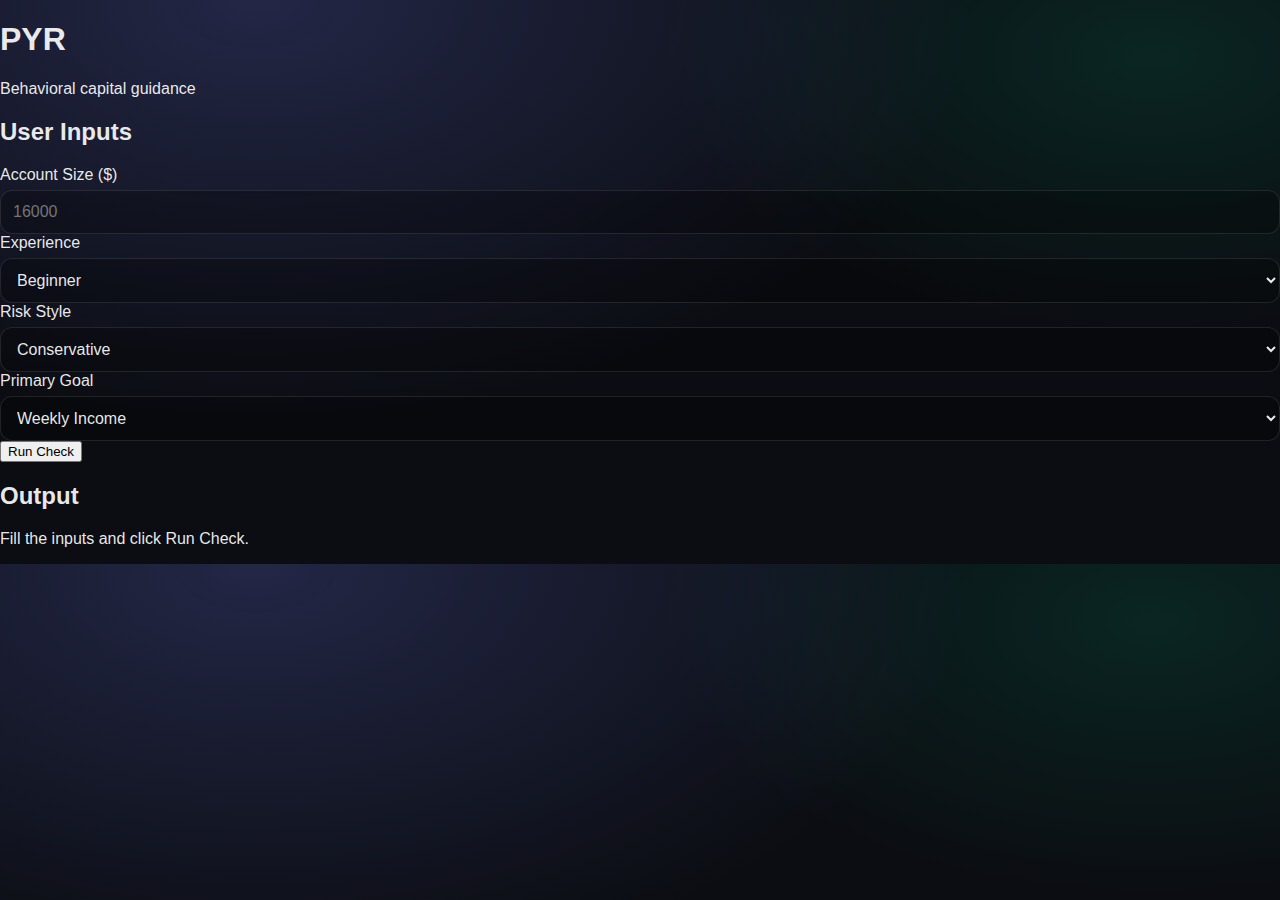
<file: index.html>
<!DOCTYPE html>
<html lang="en">
<head>
    <meta charset="UTF-8">
    <title>PYR Web</title>
    <link rel="stylesheet" href="style.css">
</head>

<body>

<header>
    <h1>PYR</h1>
    <p>Behavioral capital guidance</p>
</header>

<main>
    <section id="inputs">
        <h2>User Inputs</h2>

        <label>
            Account Size ($)
            <input id="accountSize" type="number" placeholder="16000" />
        </label>

        <label>
            Experience
            <select id="experience">
                <option value="beginner">Beginner</option>
                <option value="intermediate">Intermediate</option>
                <option value="advanced">Advanced</option>
            </select>
        </label>

        <label>
            Risk Style
            <select id="riskStyle">
                <option value="conservative">Conservative</option>
                <option value="balanced">Balanced</option>
                <option value="aggressive">Aggressive</option>
            </select>
        </label>

        <label>
            Primary Goal
            <select id="goal">
                <option value="income">Weekly Income</option>
                <option value="growth">Growth</option>
                <option value="preserve">Preserve Capital</option>
            </select>
        </label>

        <button id="run">Run Check</button>
    </section>

    <section id="output">
        <h2>Output</h2>
        <div id="results">
            <p>Fill the inputs and click Run Check.</p>
        </div>
    </section>
</main>


<script src="script.js"></script>
</file>
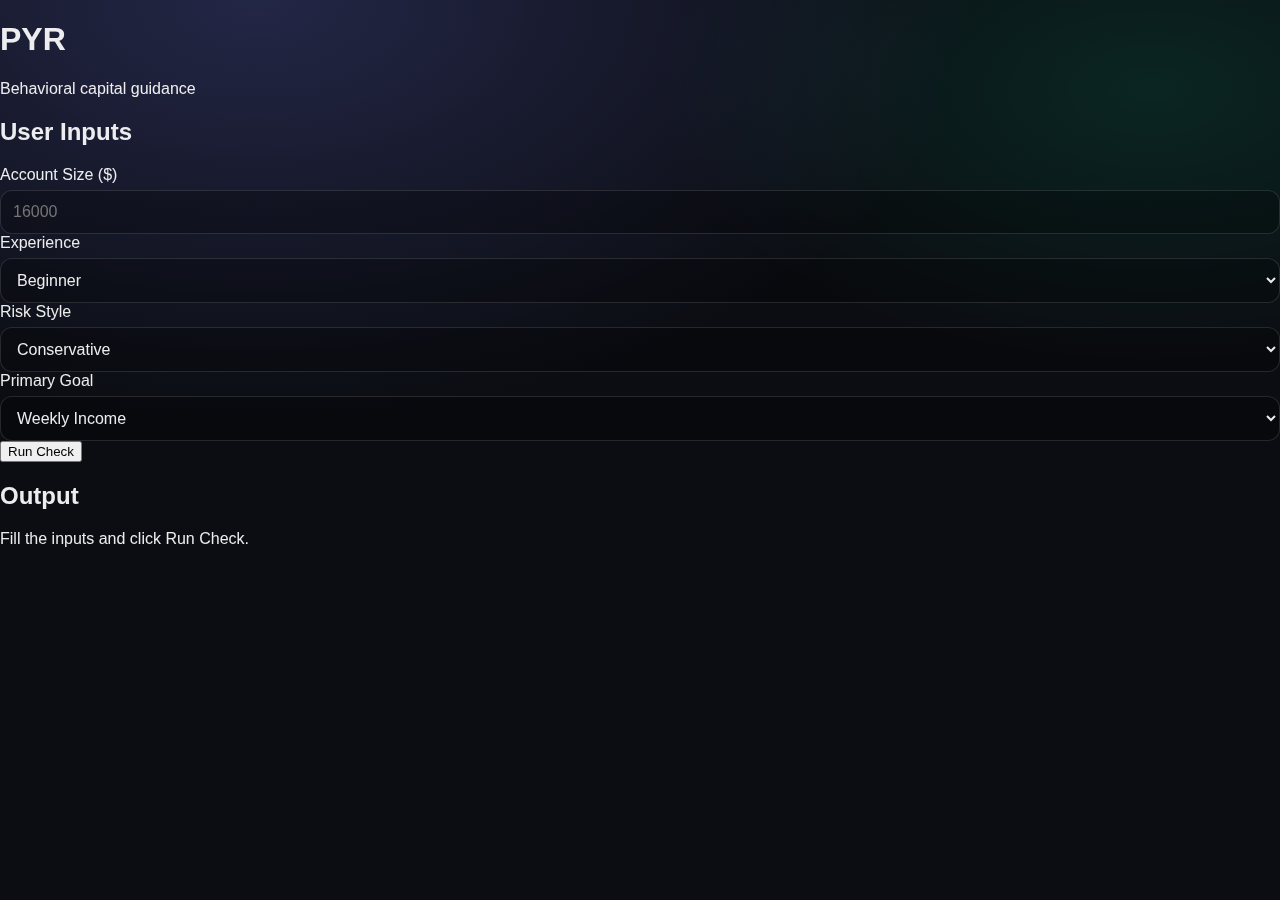
<file: src/index.html>
<!DOCTYPE html>
<html lang="en">
<head>
    <meta charset="UTF-8">
    <title>PYR Web</title>
    <link rel="stylesheet" href="style.css">
</head>

<body>

<header>
    <h1>PYR</h1>
    <p>Behavioral capital guidance</p>
</header>

<main>
    <section id="inputs">
        <h2>User Inputs</h2>

        <label>
            Account Size ($)
            <input id="accountSize" type="number" placeholder="16000" />
        </label>

        <label>
            Experience
            <select id="experience">
                <option value="beginner">Beginner</option>
                <option value="intermediate">Intermediate</option>
                <option value="advanced">Advanced</option>
            </select>
        </label>

        <label>
            Risk Style
            <select id="riskStyle">
                <option value="conservative">Conservative</option>
                <option value="balanced">Balanced</option>
                <option value="aggressive">Aggressive</option>
            </select>
        </label>

        <label>
            Primary Goal
            <select id="goal">
                <option value="income">Weekly Income</option>
                <option value="growth">Growth</option>
                <option value="preserve">Preserve Capital</option>
            </select>
        </label>

        <button id="run">Run Check</button>
    </section>

    <section id="output">
        <h2>Output</h2>
        <div id="results">
            <p>Fill the inputs and click Run Check.</p>
        </div>
    </section>
</main>


<script src="script.js"></script>
<script src="global.js"></script>
</file>
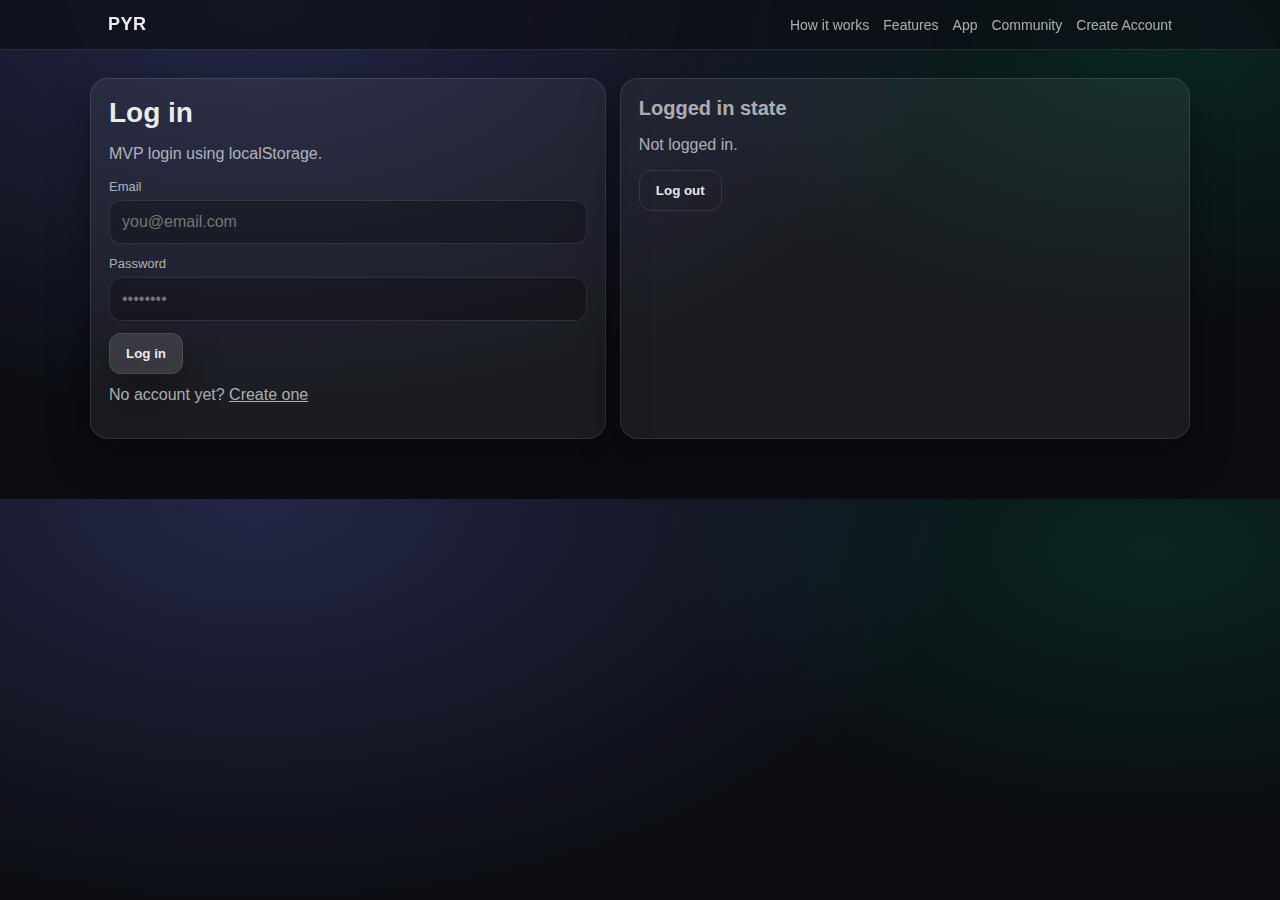
<file: account.html>
<!DOCTYPE html>
<html lang="en">
<head>
    <meta charset="UTF-8" />
    <meta name="viewport" content="width=device-width, initial-scale=1" />
    <title>PYR Account</title>
    <link rel="stylesheet" href="style.css" />
</head>
<body>
<div class="page">

    <header class="nav">
        <div class="nav-inner">
            <a class="brand" href="landing.html">PYR</a>
            <nav class="nav-links">
                <a href="landing.html#how">How it works</a>
                <a href="landing.html#features">Features</a>
                <a href="community.html">Community</a>
                <div class="nav-dd">
                    <button class="nav-dd-btn">Tools</button>
                    <div class="nav-dd-menu">
                        <a href="app.html">Run a Check</a>
                        <a href="challenge.html">Challenge My Trade</a>
                    </div>
                </div>
                <a class="btn small" href="account.html">Account</a>
            </nav>
        </div>
    </header>

    <main class="app">
        <div class="app-inner">
            <div class="panel">
                <h1 class="app-title">Your Account</h1>
                <p class="muted">Session-based MVP account view.</p>

                <!-- NEW: Behavioral Risk Score (always visible) -->
                <div id="accountScore" class="score-card" style="margin-top:12px;">
                    <div class="muted">Loading score...</div>
                </div>

                <div id="accountInfo" class="results" style="margin-top:12px;">
                    <p class="muted">Loading...</p>
                </div>

                <div style="margin-top:12px;">
                    <button class="btn ghost" id="logout">Log out</button>
                </div>
            </div>

            <div class="panel">
                <h2 class="panel-title">Current Standing</h2>
                <p class="muted" style="margin:0 0 10px;">
                    Your saved plan and account settings.
                </p>

                <div id="saved" class="results">
                    <p class="muted">Nothing saved yet.</p>
                </div>
            </div>


            <p class="muted" style="margin-top:12px;">
                    Current account status.
                </p>
            </div>

            <section class="journal">
                <div class="journal-head">
                    <h2>Trading Journal</h2>
                    <div class="journal-actions">
                        <button class="btn small ghost" id="prevTradeBtn">Prev</button>
                        <button class="btn small ghost" id="nextTradeBtn">Next</button>
                        <button class="btn small" id="newTradeBtn">New Page</button>
                    </div>
                </div>

                <div class="journal-meta">
                    <div class="muted" id="journalStatus">Page 1 of 1</div>
                    <div class="muted" id="journalSavedNote"></div>
                </div>

                <div class="journal-page" id="journalPage">
                    <div class="jp-row">
                        <label>Date</label>
                        <input type="date" id="tDate">
                    </div>

                    <div class="jp-grid">
                        <div class="jp-row">
                            <label>Ticker</label>
                            <input type="text" id="tTicker" placeholder="NVDA">
                        </div>

                        <div class="jp-row">
                            <label>Strategy</label>
                            <input type="text" id="tStrategy" placeholder="CSP, CC, Long, Swing, etc.">
                        </div>

                        <div class="jp-row">
                            <label>Entry</label>
                            <input type="number" step="0.01" id="tEntry" placeholder="0.00">
                        </div>

                        <div class="jp-row">
                            <label>Exit</label>
                            <input type="number" step="0.01" id="tExit" placeholder="0.00">
                        </div>

                        <div class="jp-row">
                            <label>Size</label>
                            <input type="text" id="tSize" placeholder="100 shares or 1 contract">
                        </div>

                        <div class="jp-row">
                            <label>Result</label>
                            <select id="tResult">
                                <option value="">Select</option>
                                <option value="Win">Win</option>
                                <option value="Loss">Loss</option>
                                <option value="Breakeven">Breakeven</option>
                                <option value="Open">Open</option>
                            </select>
                        </div>
                    </div>

                    <div class="jp-row">
                        <label>Thesis</label>
                        <textarea id="tThesis" rows="4" placeholder="Why did you take this trade?"></textarea>
                    </div>

                    <div class="jp-row">
                        <label>Rules and Execution</label>
                        <textarea id="tExecution" rows="4" placeholder="What rules did you follow or break?"></textarea>
                    </div>

                    <div class="jp-row">
                        <label>Notes</label>
                        <textarea id="tNotes" rows="6" placeholder="Anything you want to remember."></textarea>
                    </div>

                    <div class="jp-footer">
                        <button class="btn" id="saveTradeBtn">Save Trade</button>
                        <button class="btn ghost" id="deleteTradeBtn">Delete This Page</button>
                    </div>
                </div>

                <div class="journal-list">
                    <div class="journal-list-head">
                        <h3>Saved Trades</h3>
                        <input id="journalSearch" class="journal-search" type="text" placeholder="Search ticker or notes...">
                    </div>
                    <div id="journalListItems" class="journal-list-items"></div>
                </div>
            </section>

        </div>

        <div class="card" style="margin-top:14px;">
            <div class="card-title">Profile</div>
            <div class="card-body">
                <div class="form">
                    <label>
                        Username
                        <input id="usernameInput" type="text" placeholder="tyler" maxlength="20">
                    </label>
                    <p class="muted" style="margin:8px 0 0; font-size:13px;">
                        Letters, numbers, underscore. This shows in the Community.
                    </p>
                    <div style="display:flex; gap:10px; flex-wrap:wrap; margin-top:12px;">
                        <button class="btn" id="saveUsernameBtn">Save Username</button>
                        <span class="muted" id="usernameStatus"></span>
                    </div>
                </div>
            </div>
        </div>

    </main>

    <script src="account.js"></script>
    <script src="script.js"></script>
    <script src="global.js"></script>

</div>
</body>
</html>
</file>
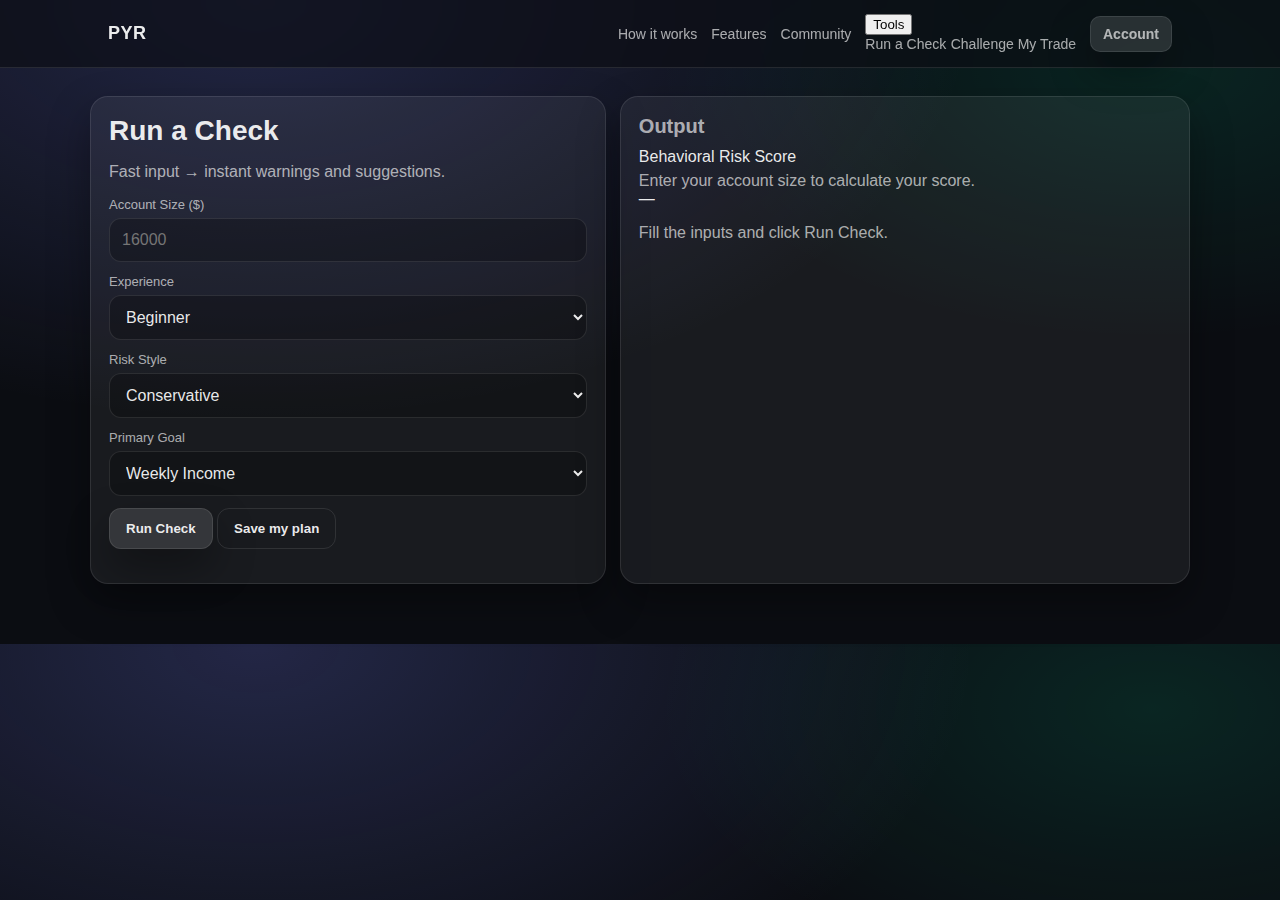
<file: app.html>
<!DOCTYPE html>
<html lang="en">
<head>
    <meta charset="UTF-8">
    <meta name="viewport" content="width=device-width, initial-scale=1">
    <title>PYR App</title>
    <link rel="stylesheet" href="style.css">
</head>
<body>
<div class="page">


<header class="nav">
    <div class="nav-inner">
        <a class="brand" href="landing.html">PYR</a>
        <nav class="nav-links">
            <a href="landing.html#how">How it works</a>
            <a href="landing.html#features">Features</a>
            <a href="community.html">Community</a>
            <div class="nav-dd">
                <button class="nav-dd-btn">Tools</button>
                <div class="nav-dd-menu">
                    <a href="app.html">Run a Check</a>
                    <a href="challenge.html">Challenge My Trade</a>
                </div>
            </div>
            <a class="btn small" href="account.html">Account</a>
        </nav>
    </div>
</header>


<main class="app">
    <div class="app-inner">
        <div class="panel">
            <h1 class="app-title">Run a Check</h1>
            <p class="muted">Fast input → instant warnings and suggestions.</p>

            <div class="form">
                <label>
                    Account Size ($)
                    <input id="accountSize" type="number" placeholder="16000">
                </label>

                <label>
                    Experience
                    <select id="experience">
                        <option value="beginner">Beginner</option>
                        <option value="intermediate">Intermediate</option>
                        <option value="advanced">Advanced</option>
                    </select>
                </label>

                <label>
                    Risk Style
                    <select id="riskStyle">
                        <option value="conservative">Conservative</option>
                        <option value="balanced">Balanced</option>
                        <option value="aggressive">Aggressive</option>
                    </select>
                </label>

                <label>
                    Primary Goal
                    <select id="goal">
                        <option value="income">Weekly Income</option>
                        <option value="growth">Growth</option>
                        <option value="preserve">Preserve Capital</option>
                    </select>
                </label>

                <button class="btn" id="run">Run Check</button>
                <button class="btn ghost" id="save">Save my plan</button>
                <p id="saveMsg" class="muted" style="margin-top:10px;"></p>
            </div>
        </div>

        <div class="panel">
            <h2 class="panel-title">Output</h2>
            <div id="results" class="results">
                <p class="muted">Fill the inputs and click Run Check.</p>
            </div>
        </div>
    </div>
</main>

<script src="app.js"></script>
    <script src="global.js"></script>

</div>
</body>
</html>
</file>
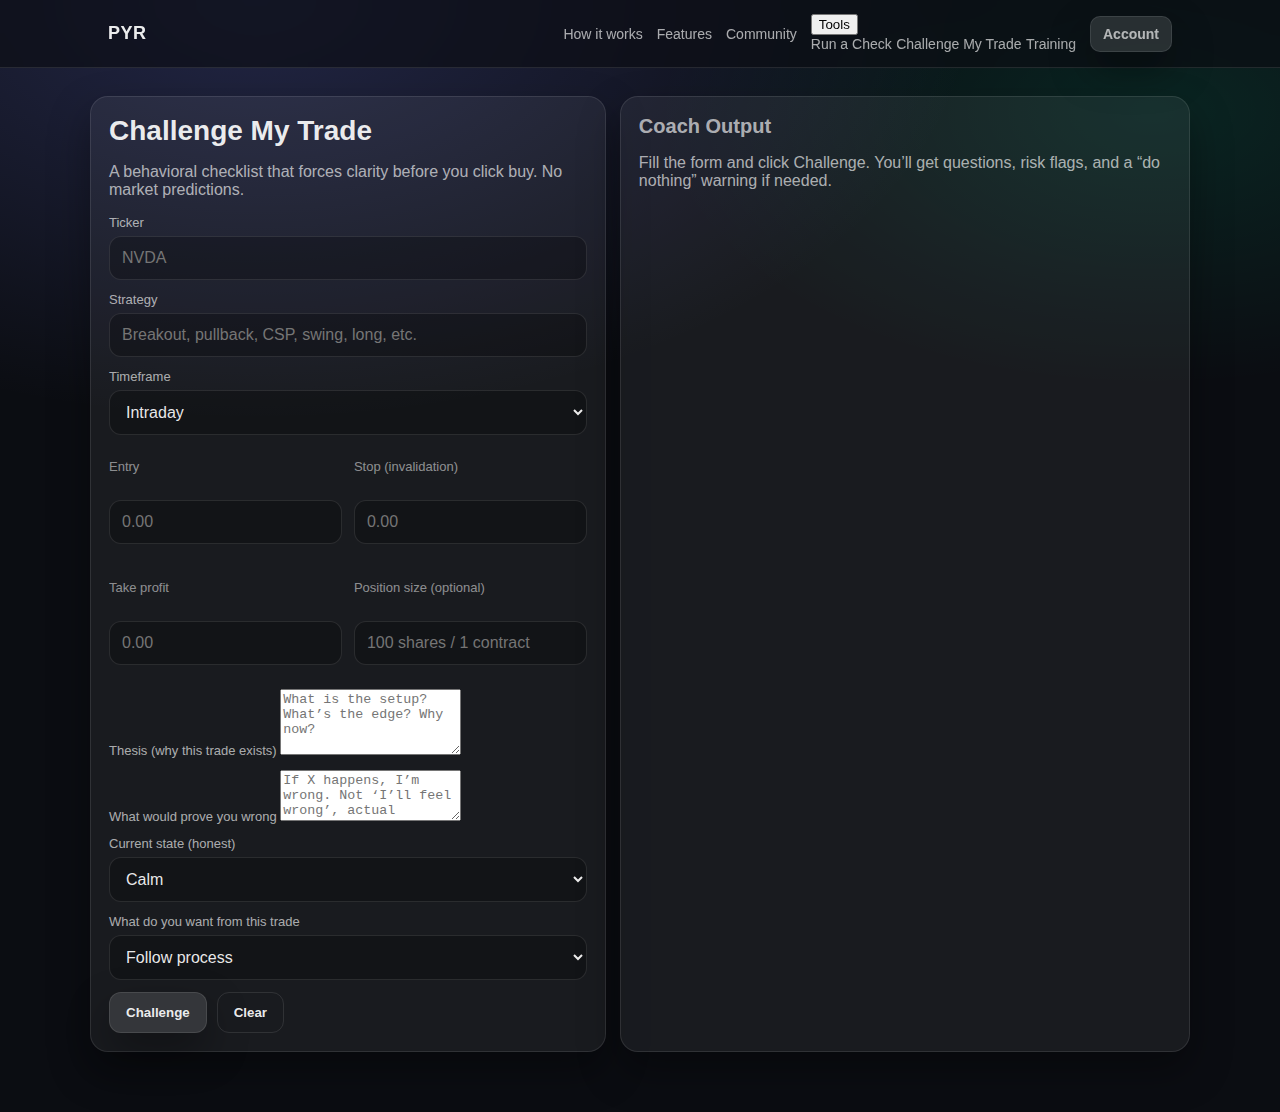
<file: challenge.html>
<!DOCTYPE html>
<html lang="en">
<head>
    <meta charset="UTF-8" />
    <meta name="viewport" content="width=device-width, initial-scale=1" />
    <title>PYR | Challenge My Trade</title>
    <link rel="stylesheet" href="style.css" />
</head>
<body>
<div class="page">

    <header class="nav">
        <div class="nav-inner">
            <a class="brand" href="landing.html">PYR</a>

            <nav class="nav-links">
                <a href="landing.html#how">How it works</a>
                <a href="landing.html#features">Features</a>
                <a href="community.html">Community</a>
                <div class="nav-dd">
                    <button class="nav-dd-btn">Tools</button>
                    <div class="nav-dd-menu">
                        <a href="app.html">Run a Check</a>
                        <a href="challenge.html">Challenge My Trade</a>
                        <a href="quiz.html">Training</a>

                    </div>
                </div>
                <a class="btn small" href="account.html">Account</a>
            </nav>
        </div>
    </header>

    <main class="app">
        <div class="app-inner">

            <!-- LEFT: Tool + Form -->
            <div class="panel">
                <h1 class="app-title">Challenge My Trade</h1>
                <p class="muted">A behavioral checklist that forces clarity before you click buy. No market predictions.</p>

                <div class="form">
                    <label>
                        Ticker
                        <input id="cTicker" type="text" placeholder="NVDA" maxlength="10" />
                    </label>

                    <label>
                        Strategy
                        <input id="cStrategy" type="text" placeholder="Breakout, pullback, CSP, swing, long, etc." maxlength="40" />
                    </label>

                    <label>
                        Timeframe
                        <select id="cTimeframe">
                            <option value="intraday">Intraday</option>
                            <option value="swing">Swing (days)</option>
                            <option value="position">Position (weeks+)</option>
                        </select>
                    </label>

                    <div class="jp-grid" style="margin-top:6px;">
                        <div class="jp-row">
                            <label>Entry</label>
                            <input id="cEntry" type="number" step="0.01" placeholder="0.00" />
                        </div>

                        <div class="jp-row">
                            <label>Stop (invalidation)</label>
                            <input id="cStop" type="number" step="0.01" placeholder="0.00" />
                        </div>

                        <div class="jp-row">
                            <label>Take profit</label>
                            <input id="cTP" type="number" step="0.01" placeholder="0.00" />
                        </div>

                        <div class="jp-row">
                            <label>Position size (optional)</label>
                            <input id="cSize" type="text" placeholder="100 shares / 1 contract" maxlength="30" />
                        </div>
                    </div>

                    <label>
                        Thesis (why this trade exists)
                        <textarea id="cThesis" rows="4" placeholder="What is the setup? What’s the edge? Why now?"></textarea>
                    </label>

                    <label>
                        What would prove you wrong
                        <textarea id="cInvalidation" rows="3" placeholder="If X happens, I’m wrong. Not ‘I’ll feel wrong’, actual invalidation."></textarea>
                    </label>

                    <label>
                        Current state (honest)
                        <select id="cState">
                            <option value="calm">Calm</option>
                            <option value="bored">Bored</option>
                            <option value="fomo">FOMO</option>
                            <option value="revenge">Revenge / need it back</option>
                            <option value="stressed">Stressed / distracted</option>
                        </select>
                    </label>

                    <label>
                        What do you want from this trade
                        <select id="cIntent">
                            <option value="process">Follow process</option>
                            <option value="money">Make money</option>
                            <option value="relief">Relief (stop thinking about it)</option>
                            <option value="prove">Prove I’m right</option>
                        </select>
                    </label>

                    <div style="display:flex; gap:10px; flex-wrap:wrap; margin-top:12px;">
                        <button class="btn" id="challengeBtn" type="button">Challenge</button>
                        <button class="btn ghost" id="clearBtn" type="button">Clear</button>

                        <span class="muted" id="challengeMsg"></span>
                    </div>
                </div>
            </div>

            <!-- RIGHT: Output -->
            <div class="panel">
                <h2 class="panel-title">Coach Output</h2>

                <div class="challenge-out-wrap" id="challengeOutWrap">
                    <div class="challenge-scan" aria-hidden="true"></div>

                    <div id="challengeOut" class="results">
                        <p class="muted">Fill the form and click Challenge. You’ll get questions, risk flags, and a “do nothing” warning if needed.</p>
                    </div>
                </div>
            </div>


        </div>
    </main>

    <script src="challenge.js"></script>
    <script src="global.js"></script>

</div>
</body>
</html>
</file>
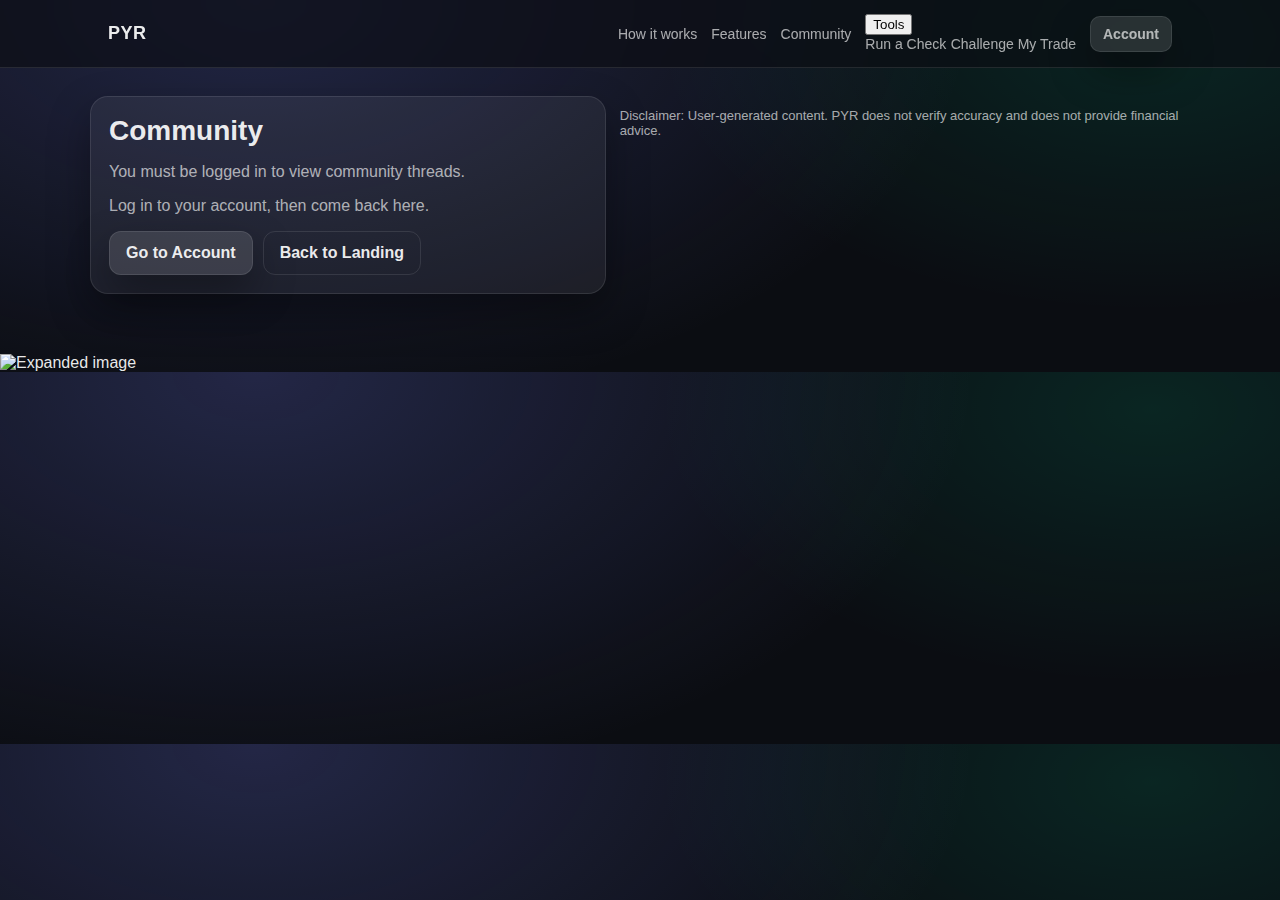
<file: community.html>
<!DOCTYPE html>
<html lang="en">
<head>
    <meta charset="UTF-8" />
    <meta name="viewport" content="width=device-width, initial-scale=1" />
    <title>PYR Community</title>
    <link rel="stylesheet" href="style.css" />
</head>

<body class="community-page">
<div class="page">


    <header class="nav">
        <div class="nav-inner">
            <a class="brand" href="landing.html">PYR</a>
            <nav class="nav-links">
                <a href="landing.html#how">How it works</a>
                <a href="landing.html#features">Features</a>
                <a href="community.html">Community</a>
                <div class="nav-dd">
                    <button class="nav-dd-btn">Tools</button>
                    <div class="nav-dd-menu">
                        <a href="app.html">Run a Check</a>
                        <a href="challenge.html">Challenge My Trade</a>
                    </div>
                </div>
                <a class="btn small" href="account.html">Account</a>
            </nav>
        </div>
    </header>

    <main class="app">
        <div class="app-inner">

            <!-- GATE -->
            <div class="panel" id="communityGate">
                <h1 class="app-title">Community</h1>
                <p class="muted">You must be logged in to view community threads.</p>

                <div class="results" style="margin-top:12px;">
                    <p class="muted">Log in to your account, then come back here.</p>
                    <div style="display:flex; gap:10px; flex-wrap:wrap; margin-top:12px;">
                        <a class="btn" href="account.html">Go to Account</a>
                        <a class="btn ghost" href="landing.html">Back to Landing</a>
                    </div>
                </div>
            </div>

            <!-- APP -->
            <div class="panel" id="communityApp" style="display:none;">
                <div class="community-shell">

                    <div class="community-top">
                        <div>
                            <h2 class="panel-title" style="margin:0;">Community Feed</h2>
                            <p class="muted" style="margin:8px 0 0;">
                                For discussion and education only. Not financial advice.
                            </p>
                            <p class="muted" style="margin:10px 0 0;" id="memberBadge">Logged in</p>
                        </div>

                        <div class="community-top-actions">
                            <button class="btn" id="toggleCreatePostBtn">Create Post</button>
                        </div>
                    </div>

                    <!-- Create Post (hidden by default) -->
                    <div class="card community-create" id="createPostCard" style="display:none;">
                        <div class="card-title" style="display:flex; justify-content:space-between; align-items:center; gap:10px;">
                            <span>Create a post</span>
                            <button class="btn small ghost" id="closeCreatePostBtn">Close</button>
                        </div>

                        <div class="card-body">
                            <div class="form">
                                <label>
                                    Title
                                    <input id="pTitle" type="text" placeholder="Example: NVDA breakout setup, stop and invalidation">
                                </label>

                                <div class="community-form-row">
                                    <label>
                                        Ticker (optional)
                                        <input id="pTicker" type="text" placeholder="NVDA">
                                    </label>

                                    <label>
                                        Thumbnail (optional)
                                        <input id="pThumb" type="file" accept="image/*">
                                    </label>
                                </div>

                                <label>
                                    Setup details
                                    <textarea id="pBody" rows="6" placeholder="Entry, stop, take profit, invalidation, why you like it, what you want feedback on."></textarea>
                                </label>

                                <div style="display:flex; gap:10px; flex-wrap:wrap;">
                                    <button class="btn" id="createPostBtn">Post</button>
                                    <button class="btn ghost" id="clearPostBtn">Clear</button>
                                </div>
                            </div>
                        </div>
                    </div>

                    <!-- Feed first -->
                    <div class="community-grid">
                        <div class="card">
                            <div class="card-title">Feed</div>
                            <div class="card-body">
                                <div class="community-filter">
                                    <input id="postSearch" type="text" placeholder="Search title, ticker, text..." style="flex:1; min-width:220px;">
                                    <select id="sortPosts" style="width:220px; max-width:100%;">
                                        <option value="new">Newest</option>
                                        <option value="top">Top (score)</option>
                                    </select>
                                </div>

                                <div id="postList" class="community-feed"></div>
                            </div>
                        </div>

                        <div class="card">
                            <div class="card-title">Post</div>
                            <div class="card-body" id="postDetail">
                                <div class="muted">Select a post from the feed.</div>
                            </div>
                        </div>
                    </div>

                    <div class="muted" style="margin-top:12px; font-size:13px;">
                        Disclaimer: User-generated content. PYR does not verify accuracy and does not provide financial advice.
                    </div>

                </div>

            </div>



                <div class="muted" style="margin-top:12px; font-size:13px;">
                    Disclaimer: User-generated content. PYR does not verify accuracy and does not provide financial advice.
                </div>
            </div>

        </div>
    </main>
<!-- Image Lightbox -->
<div id="imgModal" class="img-modal" aria-hidden="true">
    <div class="img-modal-backdrop"></div>
    <img id="imgModalPic" alt="Expanded image">
</div>
    <script src="global.js"></script>
    <script src="community.js"></script>

</div>
</body>
</html>
</file>
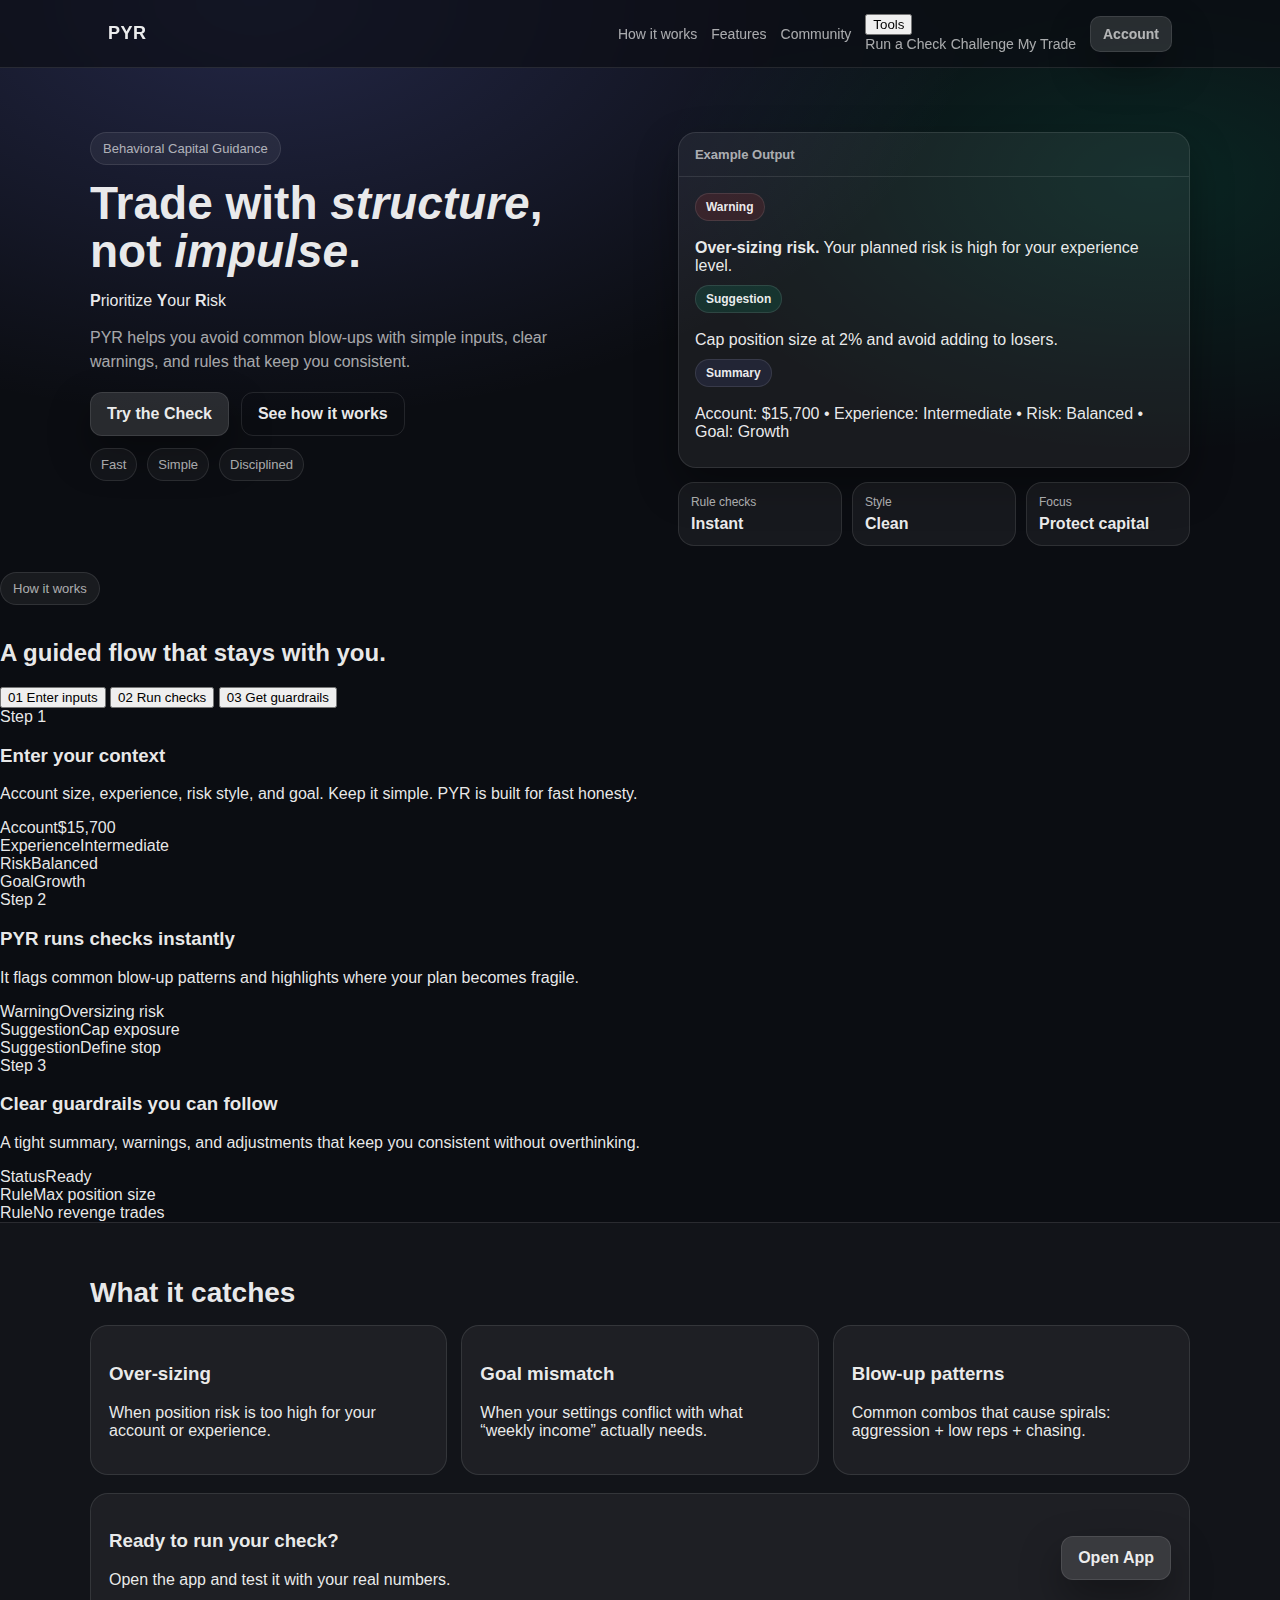
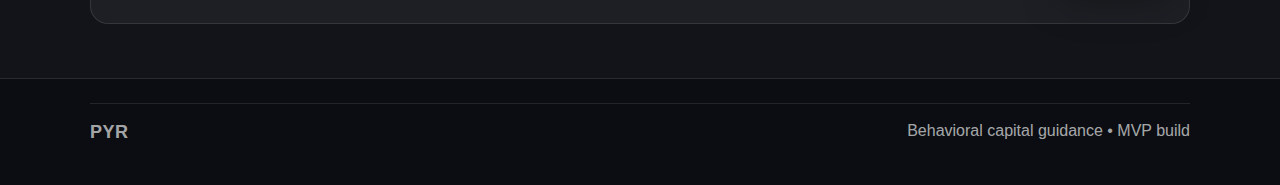
<file: landing.html>
<!DOCTYPE html>
<html lang="en">
<head>
    <meta charset="UTF-8">
    <meta name="viewport" content="width=device-width, initial-scale=1">
    <title>PYR</title>
    <link rel="stylesheet" href="style.css">
</head>
<body>
<div class="page">

<!-- STOCK TICKER -->
    <div class="tv-ticker">

    <div style="position:sticky;top:0;z-index:10000;background:#0b0f14;">
    <div class="tradingview-widget-container">
        <div class="tradingview-widget-container__widget"></div>
        <script type="text/javascript"
                src="https://s3.tradingview.com/external-embedding/embed-widget-ticker-tape.js" async>
            {
                "symbols": [
                {"proName":"AMEX:SPY","title":"SPY"},
                {"proName":"NASDAQ:QQQ","title":"QQQ"},
                {"proName":"AMEX:IWM","title":"IWM"},
                {"proName":"AMEX:DIA","title":"DIA"},

                {"proName":"NASDAQ:AAPL","title":"AAPL"},
                {"proName":"NASDAQ:MSFT","title":"MSFT"},
                {"proName":"NASDAQ:NVDA","title":"NVDA"},
                {"proName":"NASDAQ:AMZN","title":"AMZN"},
                {"proName":"NASDAQ:GOOGL","title":"GOOGL"},
                {"proName":"NASDAQ:META","title":"META"},
                {"proName":"NASDAQ:TSLA","title":"TSLA"},

                {"proName":"CBOE:VIX","title":"VIX"},
                {"proName":"TVC:US10Y","title":"US10Y"},

                {"proName":"CRYPTO:BTCUSD","title":"BTC"},
                {"proName":"CRYPTO:ETHUSD","title":"ETH"},

                {"proName":"AMEX:USO","title":"OIL"},
                {"proName":"AMEX:GLD","title":"GOLD"}
            ],
                "showSymbolLogo": true,
                "isTransparent": true,
                "displayMode": "adaptive",
                "colorTheme": "dark",
                "locale": "en"
            }
        </script>


    </div>
    </div>
</div>
<!-- END STOCK TICKER -->
<header class="nav">
    <div class="nav-inner">
        <div class="brand">PYR</div>
        <nav class="nav-links">
            <a href="#how">How it works</a>
            <a href="#features">Features</a>
            <a href="community.html">Community</a>
            <div class="nav-dd">
                <button class="nav-dd-btn">Tools</button>
                <div class="nav-dd-menu">
                    <a href="app.html">Run a Check</a>
                    <a href="challenge.html">Challenge My Trade</a>
                </div>
            </div>
            <a class="btn small" href="account.html">Account</a>
        </nav>
    </div>
</header>

<main>
    <section class="hero">
        <div class="hero-inner">
            <div class="hero-left">
                <p class="pill">Behavioral Capital Guidance</p>

                <h1 class="hero-headline">
                    Trade with <em>structure</em>,<br>
                    not <em>impulse</em>.
                </h1>

                <p class="hero-tagline">
                    <strong>P</strong>rioritize <strong>Y</strong>our <strong>R</strong>isk
                </p>

                <p class="sub">
                    PYR helps you avoid common blow-ups with simple inputs, clear warnings, and rules that keep you consistent.
                </p>
                <div class="cta">
                    <a class="btn" href="app.html">Try the Check</a>
                    <a class="btn ghost" href="#how">See how it works</a>
                </div>
                <div class="trust">
                    <span>Fast</span>
                    <span>Simple</span>
                    <span>Disciplined</span>
                </div>
            </div>

            <div class="hero-right">
                <div class="card">
                    <div class="card-title">Example Output</div>
                    <div class="card-body">
                        <div class="tag red">Warning</div>
                        <p class="card-line"><strong>Over-sizing risk.</strong> Your planned risk is high for your experience level.</p>
                        <div class="tag green">Suggestion</div>
                        <p class="card-line">Cap position size at 2% and avoid adding to losers.</p>
                        <div class="tag slate">Summary</div>
                        <p class="card-line">Account: $15,700 • Experience: Intermediate • Risk: Balanced • Goal: Growth</p>
                    </div>
                </div>

                <div class="mini-grid">
                    <div class="mini">
                        <div class="mini-top">Rule checks</div>
                        <div class="mini-big">Instant</div>
                    </div>
                    <div class="mini">
                        <div class="mini-top">Style</div>
                        <div class="mini-big">Clean</div>
                    </div>
                    <div class="mini">
                        <div class="mini-top">Focus</div>
                        <div class="mini-big">Protect capital</div>
                    </div>
                </div>
            </div>
        </div>
    </section>

    <section id="how" class="how">
        <div class="how-inner">
            <div class="how-sticky">
                <p class="pill">How it works</p>

                <h2 class="how-title">
                    A guided flow that stays with you.
                </h2>

                <div class="how-rail" role="tablist" aria-label="How it works steps">
                    <button class="how-step is-active" data-step="0" type="button">
                        <span class="how-num">01</span>
                        <span class="how-label">Enter inputs</span>
                    </button>

                    <button class="how-step" data-step="1" type="button">
                        <span class="how-num">02</span>
                        <span class="how-label">Run checks</span>
                    </button>

                    <button class="how-step" data-step="2" type="button">
                        <span class="how-num">03</span>
                        <span class="how-label">Get guardrails</span>
                    </button>
                </div>

                <div class="how-progress">
                    <div class="how-progress-bar" id="howProgress"></div>
                </div>
            </div>

            <div class="how-panels" id="howPanels">
                <article class="how-panel is-active" data-step="0">
                    <div class="how-panel-card">
                        <div class="how-kicker">Step 1</div>
                        <h3>Enter your context</h3>
                        <p>
                            Account size, experience, risk style, and goal. Keep it simple. PYR is built for fast honesty.
                        </p>

                        <div class="how-visual">
                            <div class="mock">
                                <div class="mock-row"><span>Account</span><span>$15,700</span></div>
                                <div class="mock-row"><span>Experience</span><span>Intermediate</span></div>
                                <div class="mock-row"><span>Risk</span><span>Balanced</span></div>
                                <div class="mock-row"><span>Goal</span><span>Growth</span></div>
                            </div>
                        </div>
                    </div>
                </article>

                <article class="how-panel" data-step="1">
                    <div class="how-panel-card">
                        <div class="how-kicker">Step 2</div>
                        <h3>PYR runs checks instantly</h3>
                        <p>
                            It flags common blow-up patterns and highlights where your plan becomes fragile.
                        </p>

                        <div class="how-visual">
                            <div class="mock">
                                <div class="mock-row warn"><span>Warning</span><span>Oversizing risk</span></div>
                                <div class="mock-row"><span>Suggestion</span><span>Cap exposure</span></div>
                                <div class="mock-row"><span>Suggestion</span><span>Define stop</span></div>
                            </div>
                        </div>
                    </div>
                </article>

                <article class="how-panel" data-step="2">
                    <div class="how-panel-card">
                        <div class="how-kicker">Step 3</div>
                        <h3>Clear guardrails you can follow</h3>
                        <p>
                            A tight summary, warnings, and adjustments that keep you consistent without overthinking.
                        </p>

                        <div class="how-visual">
                            <div class="mock">
                                <div class="mock-row ok"><span>Status</span><span>Ready</span></div>
                                <div class="mock-row"><span>Rule</span><span>Max position size</span></div>
                                <div class="mock-row"><span>Rule</span><span>No revenge trades</span></div>
                            </div>
                        </div>
                    </div>
                </article>
            </div>
        </div>
    </section>



    <section id="features" class="section alt">
        <div class="section-inner">
            <h2>What it catches</h2>
            <div class="features">
                <div class="feature">
                    <h3>Over-sizing</h3>
                    <p>When position risk is too high for your account or experience.</p>
                </div>
                <div class="feature">
                    <h3>Goal mismatch</h3>
                    <p>When your settings conflict with what “weekly income” actually needs.</p>
                </div>
                <div class="feature">
                    <h3>Blow-up patterns</h3>
                    <p>Common combos that cause spirals: aggression + low reps + chasing.</p>
                </div>
            </div>

            <div class="bottom-cta">
                <div>
                    <h3>Ready to run your check?</h3>
                    <p>Open the app and test it with your real numbers.</p>
                </div>
                <a class="btn" href="app.html">Open App</a>
            </div>
        </div>
    </section>

    <footer class="footer">
        <div class="footer-inner">
            <div class="brand">PYR</div>
            <div class="muted">Behavioral capital guidance • MVP build</div>
        </div>
    </footer>
</main>

<script src="script.js"></script>
    <script src="global.js"></script>

</div>
</body>
</html>
</file>
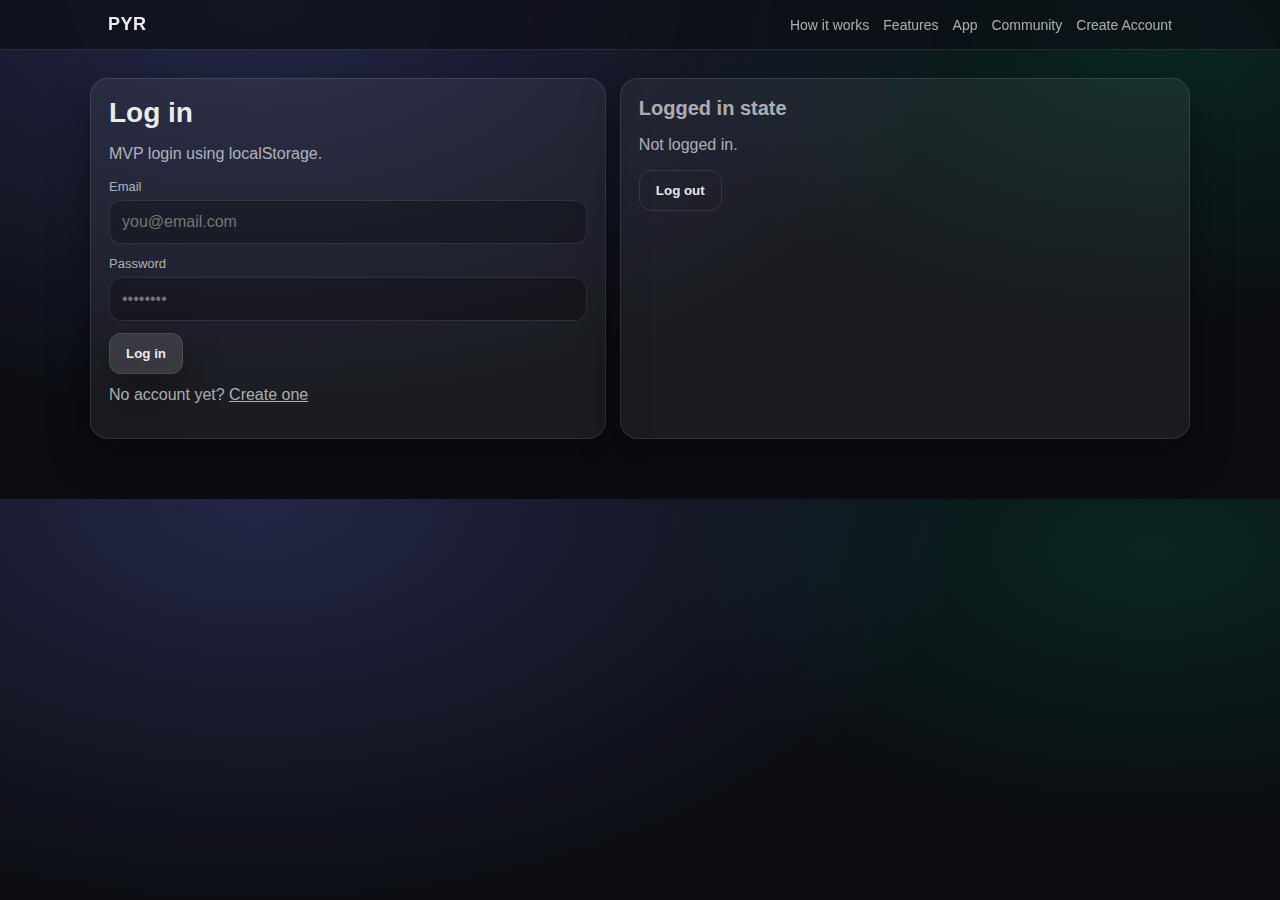
<file: login.html>
<!DOCTYPE html>
<html lang="en">
<head>
    <meta charset="UTF-8" />
    <meta name="viewport" content="width=device-width, initial-scale=1" />
    <title>PYR Login</title>
    <link rel="stylesheet" href="style.css" />
</head>
<body>
<div class="page">


<header class="nav">
    <div class="nav-inner">
        <a class="brand" href="landing.html">PYR</a>
        <nav class="nav-links">
            <a href="#how">How it works</a>
            <a href="#features">Features</a>
            <a href="app.html">App</a>
            <a href="community.html">Community</a>
            <a href="signup.html">Create Account</a>

        </nav>
    </div>
</header>

<main class="app">
    <div class="app-inner">
        <div class="panel">
            <h1 class="app-title">Log in</h1>
            <p class="muted">MVP login using localStorage.</p>

            <div class="form">
                <label>
                    Email
                    <input id="email" type="email" placeholder="you@email.com" autocomplete="email" />
                </label>

                <label>
                    Password
                    <input id="password" type="password" placeholder="••••••••" autocomplete="current-password" />
                </label>

                <button class="btn" id="login">Log in</button>

                <p class="muted" style="margin-top:12px;">
                    No account yet? <a href="signup.html" style="text-decoration:underline;">Create one</a>
                </p>

                <p id="msg" class="muted" style="margin-top:12px;"></p>
            </div>
        </div>

        <div class="panel">
            <h2 class="panel-title">Logged in state</h2>
            <div id="state" class="results">
                <p class="muted">Not logged in.</p>
            </div>

            <div style="margin-top:12px;">
                <button class="btn ghost" id="logout">Log out</button>
            </div>
        </div>
    </div>
</main>

<script src="login.js"></script>
    <script src="global.js"></script>

</div>
</body>
</html>
</file>
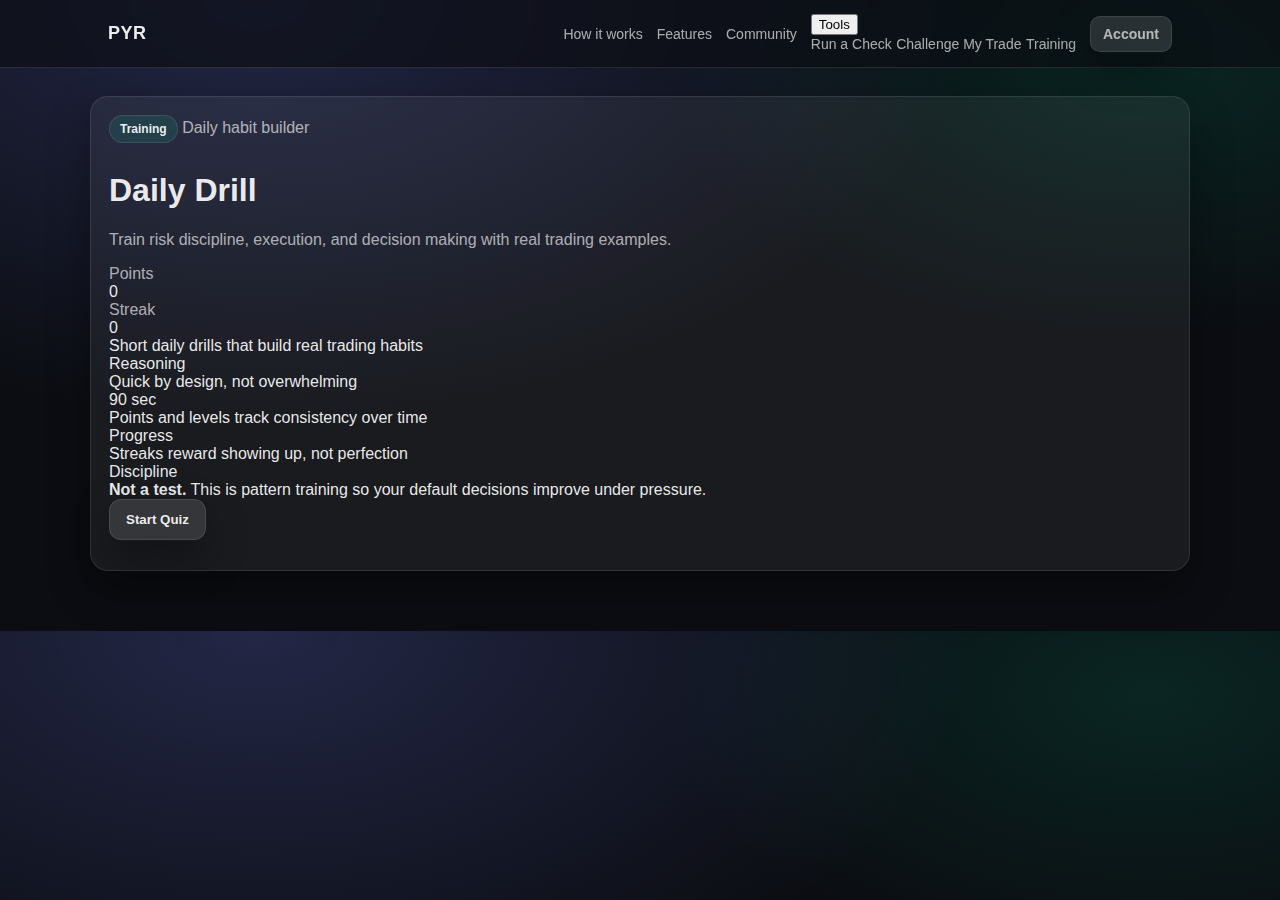
<file: quiz.html>
<!DOCTYPE html>
<html lang="en">
<head>
    <meta charset="UTF-8" />
    <meta name="viewport" content="width=device-width, initial-scale=1" />
    <title>PYR | Training</title>
    <link rel="stylesheet" href="style.css" />
</head>
<body>
<div class="page">
    <header class="nav">
        <div class="nav-inner">
            <a class="brand" href="landing.html">PYR</a>
            <nav class="nav-links">
                <a href="landing.html#how">How it works</a>
                <a href="landing.html#features">Features</a>
                <a href="community.html">Community</a>
                <div class="nav-dd">
                    <button class="nav-dd-btn">Tools</button>
                    <div class="nav-dd-menu">
                        <a href="app.html">Run a Check</a>
                        <a href="challenge.html">Challenge My Trade</a>
                        <a href="quiz.html">Training</a>
                    </div>
                </div>
                <a class="btn small" href="account.html">Account</a>
            </nav>
        </div>
    </header>

    <main class="app">
        <div class="app-inner" style="grid-template-columns: 1fr;">
            <div class="panel">
                <div class="drill-card">
                    <!-- Header strip -->
                    <div class="drill-head">
                        <div>
                            <div class="drill-kicker">
                                <span class="tag green">Training</span>
                                <span class="muted">Daily habit builder</span>
                            </div>

                            <h1 class="drill-title">Daily Drill</h1>
                            <p class="drill-sub muted">
                                Train risk discipline, execution, and decision making with real trading examples.
                            </p>
                        </div>

                        <div class="drill-stats">
                            <div class="drill-stat">
                                <div class="muted">Points</div>
                                <div class="drill-stat-big" id="pointsVal">0</div>
                            </div>
                            <div class="drill-stat">
                                <div class="muted">Streak</div>
                                <div class="drill-stat-big" id="streakVal">0</div>
                            </div>
                        </div>
                    </div>

                    <!-- Body -->
                    <div class="drill-body">

                        <!-- INTRO / GATE -->
                        <div id="trainingIntro">
                            <div class="drill-rows">
                                <div class="drill-row">
                                    <div class="drill-row-left">Short daily drills that build real trading habits</div>
                                    <div class="drill-pill">Reasoning</div>
                                </div>
                                <div class="drill-row">
                                    <div class="drill-row-left">Quick by design, not overwhelming</div>
                                    <div class="drill-pill">90 sec</div>
                                </div>
                                <div class="drill-row">
                                    <div class="drill-row-left">Points and levels track consistency over time</div>
                                    <div class="drill-pill">Progress</div>
                                </div>
                                <div class="drill-row">
                                    <div class="drill-row-left">Streaks reward showing up, not perfection</div>
                                    <div class="drill-pill">Discipline</div>
                                </div>
                            </div>

                            <div class="drill-note">
                                <strong>Not a test.</strong> This is pattern training so your default decisions improve under pressure.
                            </div>

                            <button class="btn drill-primary" id="startQuizBtn" type="button">Start Quiz</button>
                        </div>

                        <!-- QUIZ -->
                        <div id="quizWrap" style="display:none;">
                            <div id="quiz"></div>

                            <div class="drill-actions">
                                <button class="btn drill-primary" id="submitQuizBtn" type="button">Submit</button>
                            </div>
                        </div>

                        <!-- LOCKED STATE -->
                        <div id="quizLocked" style="display:none;">
                            <div class="drill-locked">
                                <div class="drill-locked-title">Completed for today</div>
                                <div class="muted">Come back tomorrow. Consistency is the whole game.</div>
                            </div>
                        </div>

                        <div class="muted" id="quizResult" style="margin-top:12px;"></div>
                    </div>


                    <script src="quiz_bank.js"></script>
    <script src="quiz.js"></script>
    <script src="global.js"></script>
</div>
</body>
</html>
</file>
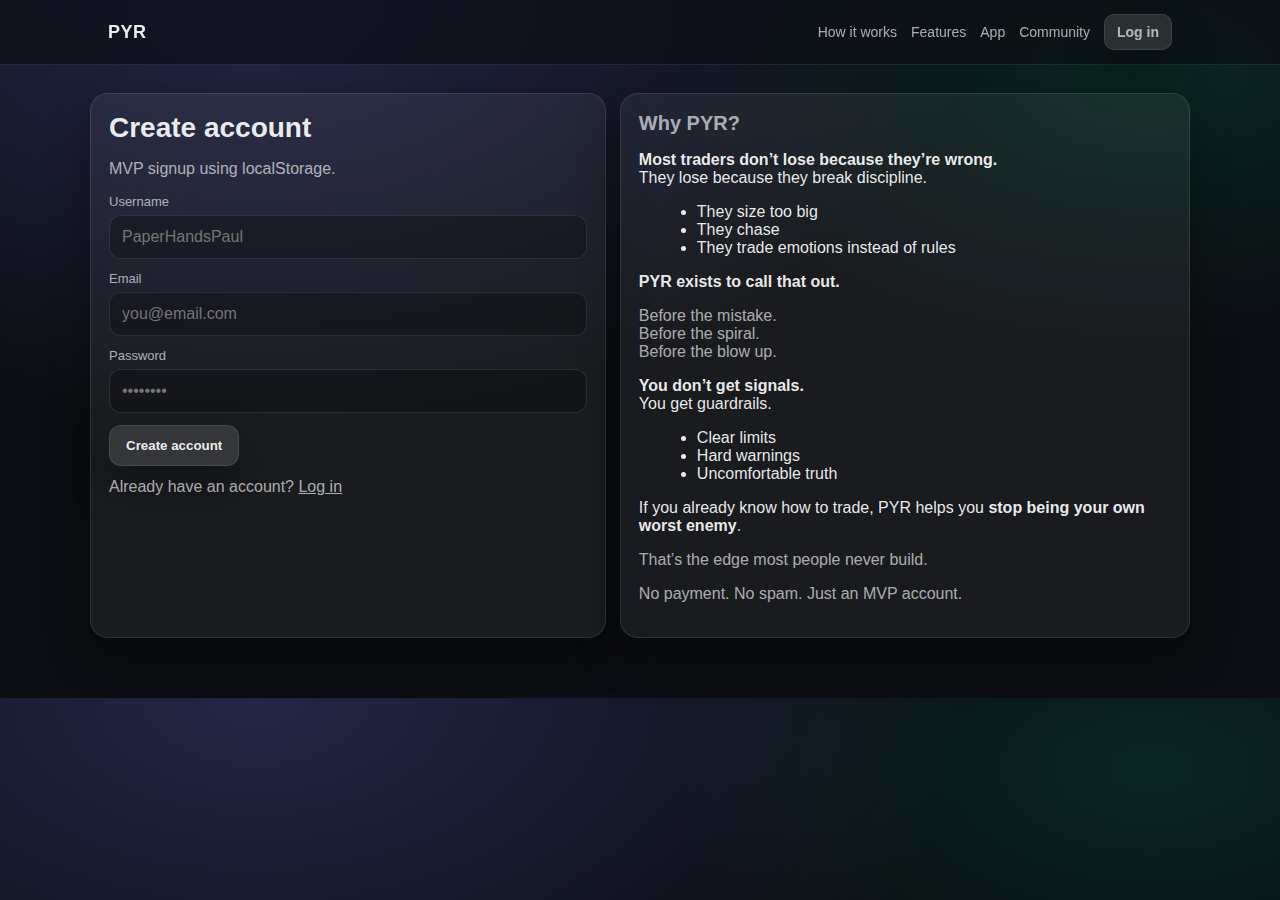
<file: signup.html>
<!DOCTYPE html>
<html lang="en">
<head>
    <meta charset="UTF-8" />
    <meta name="viewport" content="width=device-width, initial-scale=1" />
    <title>PYR Signup</title>
    <link rel="stylesheet" href="style.css" />
</head>

<body>
<div class="page">

    <header class="nav">
        <div class="nav-inner">
            <a class="brand" href="landing.html">PYR</a>
            <nav class="nav-links">
                <a href="landing.html#how">How it works</a>
                <a href="landing.html#features">Features</a>
                <a href="app.html">App</a>
                <a href="community.html">Community</a>
                <a class="btn small" href="login.html">Log in</a>
            </nav>
        </div>
    </header>

    <main class="app">
        <div class="app-inner">
            <div class="panel">
                <h1 class="app-title">Create account</h1>
                <p class="muted">MVP signup using localStorage.</p>

                <div class="form">
                    <label>
                        Username
                        <input id="name" type="text" placeholder="PaperHandsPaul" autocomplete="name" />
                    </label>

                    <label>
                        Email
                        <input id="email" type="email" placeholder="you@email.com" autocomplete="email" />
                    </label>

                    <label>
                        Password
                        <input id="password" type="password" placeholder="••••••••" autocomplete="new-password" />
                    </label>

                    <button class="btn" id="signup">Create account</button>

                    <p class="muted" style="margin-top:12px;">
                        Already have an account?
                        <a href="login.html" style="text-decoration:underline;">Log in</a>
                    </p>

                    <p id="msg" class="muted" style="margin-top:12px;"></p>
                </div>
            </div>

            <div class="panel">
                <h2 class="panel-title">Why PYR?</h2>

                <div class="results">

                    <p><strong>Most traders don’t lose because they’re wrong.</strong><br>
                        They lose because they break discipline.</p>

                    <ul>
                        <li>They size too big</li>
                        <li>They chase</li>
                        <li>They trade emotions instead of rules</li>
                    </ul>

                    <p><strong>PYR exists to call that out.</strong></p>

                    <p class="muted">
                        Before the mistake.<br>
                        Before the spiral.<br>
                        Before the blow up.
                    </p>

                    <p><strong>You don’t get signals.</strong><br>
                        You get guardrails.</p>

                    <ul>
                        <li>Clear limits</li>
                        <li>Hard warnings</li>
                        <li>Uncomfortable truth</li>
                    </ul>

                    <p>
                        If you already know how to trade, PYR helps you
                        <strong>stop being your own worst enemy</strong>.
                    </p>

                    <p class="muted">
                        That’s the edge most people never build.
                    </p>

                    <p class="muted" style="margin-top:12px;">
                        No payment. No spam. Just an MVP account.
                    </p>

                </div>
            </div>
        </div>
    </main>

    <script src="signup.js"></script>
    <script src="global.js"></script>

</div>
</body>
</html>
</file>
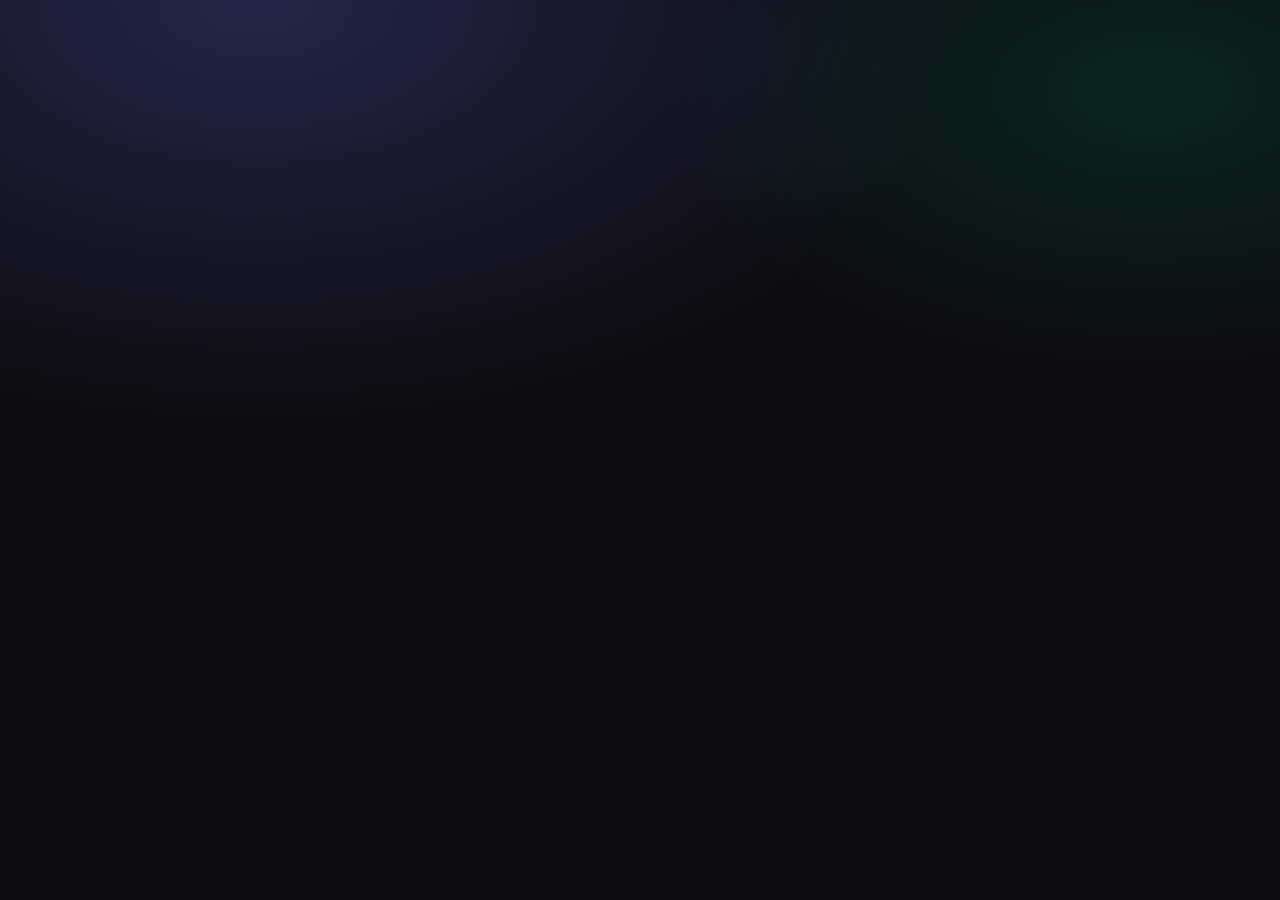
<file: src/account.html>
<!DOCTYPE html>
<html lang="en">
<head>
    <meta charset="UTF-8" />
    <meta name="viewport" content="width=device-width, initial-scale=1" />
    <title>PYR | Account</title>
    <link rel="stylesheet" href="style.css" />
</head>
<body>
<div class="page">

    <header class="nav">
        <div class="nav-inner">
            <a class="brand" href="landing.html">PYR</a>
            <nav class="nav-links">
                <a href="landing.html#how">How it works</a>
                <a href="landing.html#features">Features</a>
                <a href="community.html">Community</a>
                <div class="nav-dd">
                    <button class="nav-dd-btn">Tools</button>
                    <div class="nav-dd-menu">
                        <a href="app.html">Run a Check</a>
                        <a href="challenge.html">Challenge My Trade</a>
                        <a href="quiz.html">Training</a>
                    </div>
                </div>
                <a class="btn small" href="account.html">Account</a>
            </nav>
        </div>
    </header>

    <main class="app">
        <div class="app-inner">
            <div class="panel">
                <h1 class="app-title">Your Account</h1>
                <p class="muted">Session-based MVP account view.</p>

                <!-- NEW: Behavioral Risk Score (always visible) -->
                <div id="accountScore" class="score-card" style="margin-top:12px;">
                    <div class="muted">Loading score...</div>
                </div>

                <div id="accountInfo" class="results" style="margin-top:12px;">
                    <p class="muted">Loading...</p>
                </div>

                <div style="margin-top:12px;">
                    <button class="btn ghost" id="logout">Log out</button>
                </div>
            </div>

            <div class="panel">
                <h2 class="panel-title">Current Standing</h2>
                <p class="muted" style="margin:0 0 10px;">
                    Your saved plan and account settings.
                </p>

                <div id="saved" class="results">
                    <p class="muted">Nothing saved yet.</p>
                </div>
            </div>


            <p class="muted" style="margin-top:12px;">
                    Current account status.
                </p>
            </div>

            <section class="journal">
                <div class="journal-head">
                    <h2>Trading Journal</h2>
                    <div class="journal-actions">
                        <button class="btn small ghost" id="prevTradeBtn">Prev</button>
                        <button class="btn small ghost" id="nextTradeBtn">Next</button>
                        <button class="btn small" id="newTradeBtn">New Page</button>
                    </div>
                </div>

                <div class="journal-meta">
                    <div class="muted" id="journalStatus">Page 1 of 1</div>
                    <div class="muted" id="journalSavedNote"></div>
                </div>

                <div class="journal-page" id="journalPage">
                    <div class="jp-row">
                        <label>Date</label>
                        <input type="date" id="tDate">
                    </div>

                    <div class="jp-grid">
                        <div class="jp-row">
                            <label>Ticker</label>
                            <input type="text" id="tTicker" placeholder="NVDA">
                        </div>

                        <div class="jp-row">
                            <label>Strategy</label>
                            <input type="text" id="tStrategy" placeholder="CSP, CC, Long, Swing, etc.">
                        </div>

                        <div class="jp-row">
                            <label>Entry</label>
                            <input type="number" step="0.01" id="tEntry" placeholder="0.00">
                        </div>

                        <div class="jp-row">
                            <label>Exit</label>
                            <input type="number" step="0.01" id="tExit" placeholder="0.00">
                        </div>

                        <div class="jp-row">
                            <label>Size</label>
                            <input type="text" id="tSize" placeholder="100 shares or 1 contract">
                        </div>

                        <div class="jp-row">
                            <label>Result</label>
                            <select id="tResult">
                                <option value="">Select</option>
                                <option value="Win">Win</option>
                                <option value="Loss">Loss</option>
                                <option value="Breakeven">Breakeven</option>
                                <option value="Open">Open</option>
                            </select>
                        </div>
                    </div>

                    <div class="jp-row">
                        <label>Thesis</label>
                        <textarea id="tThesis" rows="4" placeholder="Why did you take this trade?"></textarea>
                    </div>

                    <div class="jp-row">
                        <label>Rules and Execution</label>
                        <textarea id="tExecution" rows="4" placeholder="What rules did you follow or break?"></textarea>
                    </div>

                    <div class="jp-row">
                        <label>Notes</label>
                        <textarea id="tNotes" rows="6" placeholder="Anything you want to remember."></textarea>
                    </div>

                    <div class="jp-footer">
                        <button class="btn" id="saveTradeBtn">Save Trade</button>
                        <button class="btn ghost" id="deleteTradeBtn">Delete This Page</button>
                    </div>
                </div>

                <div class="journal-list">
                    <div class="journal-list-head">
                        <h3>Saved Trades</h3>
                        <input id="journalSearch" class="journal-search" type="text" placeholder="Search ticker or notes...">
                    </div>
                    <div id="journalListItems" class="journal-list-items"></div>
                </div>
            </section>

        </div>

        <div class="card" style="margin-top:14px;">
            <div class="card-title">Profile</div>
            <div class="card-body">
                <div class="form">
                    <label>
                        Username
                        <input id="usernameInput" type="text" placeholder="tyler" maxlength="20">
                    </label>
                    <p class="muted" style="margin:8px 0 0; font-size:13px;">
                        Letters, numbers, underscore. This shows in the Community.
                    </p>
                    <div style="display:flex; gap:10px; flex-wrap:wrap; margin-top:12px;">
                        <button class="btn" id="saveUsernameBtn">Save Username</button>
                        <span class="muted" id="usernameStatus"></span>
                    </div>
                </div>
            </div>
        </div>

    </main>

    <script src="account.js"></script>
    <script src="script.js"></script>
    <script src="global.js"></script>

</div>
</body>
</html>
</file>
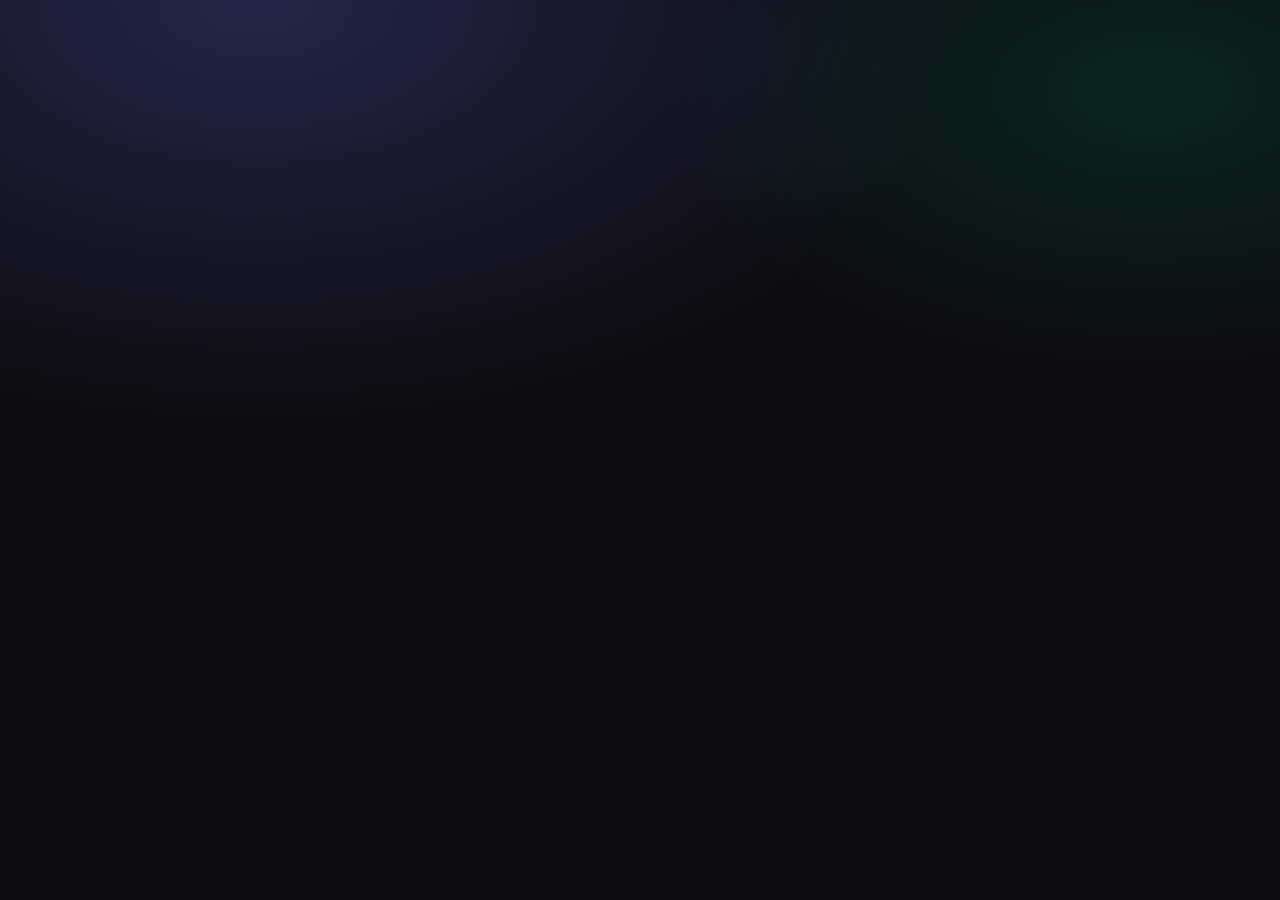
<file: src/app.html>
<!DOCTYPE html>
<html lang="en">
<head>
    <meta charset="UTF-8">
    <meta name="viewport" content="width=device-width, initial-scale=1">
    <title>PYR | App</title>
    <link rel="stylesheet" href="style.css">
</head>
<body>
<div class="page">


<header class="nav">
    <div class="nav-inner">
        <a class="brand" href="landing.html">PYR</a>
        <nav class="nav-links">
            <a href="landing.html#how">How it works</a>
            <a href="landing.html#features">Features</a>
            <a href="community.html">Community</a>
            <div class="nav-dd">
                <button class="nav-dd-btn">Tools</button>
                <div class="nav-dd-menu">
                    <a href="app.html">Run a Check</a>
                    <a href="challenge.html">Challenge My Trade</a>
                    <a href="quiz.html">Training</a>

                </div>
            </div>
            <a class="btn small" href="account.html">Account</a>
        </nav>
    </div>
</header>


<main class="app">
    <div class="app-inner">
        <div class="panel">
            <h1 class="app-title">Run a Check</h1>
            <p class="muted">Fast input → instant warnings and suggestions.</p>

            <div class="form">
                <label>
                    Account Size ($)
                    <input id="accountSize" type="number" placeholder="16000">
                </label>

                <label>
                    Experience
                    <select id="experience">
                        <option value="beginner">Beginner</option>
                        <option value="intermediate">Intermediate</option>
                        <option value="advanced">Advanced</option>
                    </select>
                </label>

                <label>
                    Risk Style
                    <select id="riskStyle">
                        <option value="conservative">Conservative</option>
                        <option value="balanced">Balanced</option>
                        <option value="aggressive">Aggressive</option>
                    </select>
                </label>

                <label>
                    Primary Goal
                    <select id="goal">
                        <option value="income">Weekly Income</option>
                        <option value="growth">Growth</option>
                        <option value="preserve">Preserve Capital</option>
                    </select>
                </label>

                <button class="btn" id="run">Run Check</button>
                <button class="btn ghost" id="save">Save my plan</button>
                <p id="saveMsg" class="muted" style="margin-top:10px;"></p>
            </div>
        </div>

        <div class="panel">
            <h2 class="panel-title">Output</h2>
            <div id="results" class="results">
                <p class="muted">Fill the inputs and click Run Check.</p>
            </div>
        </div>
    </div>
</main>

<script src="app.js"></script>
    <script src="global.js"></script>

</div>
</body>
</html>
</file>
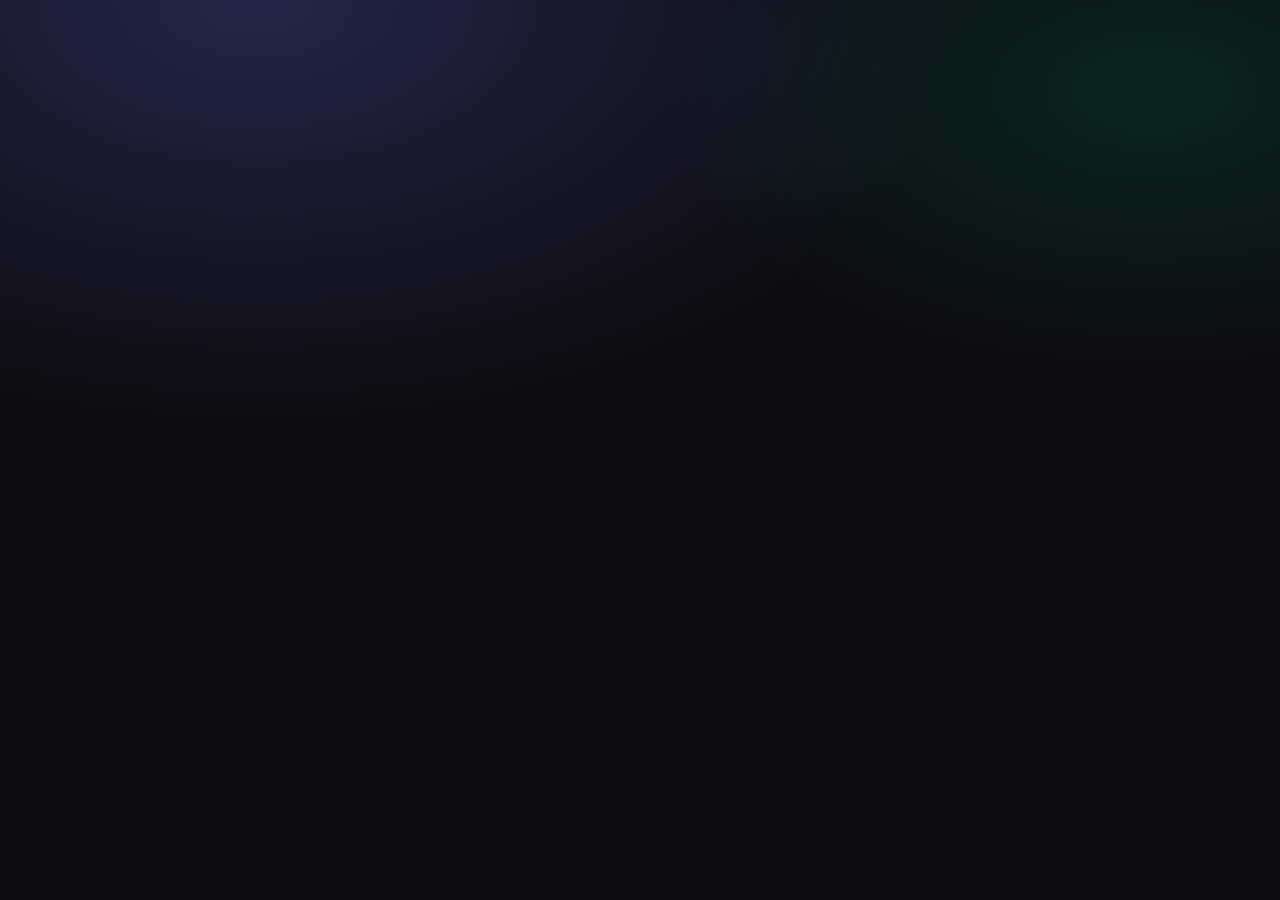
<file: src/community.html>
<!DOCTYPE html>
<html lang="en">
<head>
    <meta charset="UTF-8" />
    <meta name="viewport" content="width=device-width, initial-scale=1" />
    <title>PYR | Community</title>
    <link rel="stylesheet" href="style.css" />
</head>

<body class="community-page">
<div class="page">


    <header class="nav">
        <div class="nav-inner">
            <a class="brand" href="landing.html">PYR</a>
            <nav class="nav-links">
                <a href="landing.html#how">How it works</a>
                <a href="landing.html#features">Features</a>
                <a href="community.html">Community</a>
                <div class="nav-dd">
                    <button class="nav-dd-btn">Tools</button>
                    <div class="nav-dd-menu">
                        <a href="app.html">Run a Check</a>
                        <a href="challenge.html">Challenge My Trade</a>
                        <a href="quiz.html">Training</a>

                    </div>
                </div>
                <a class="btn small" href="account.html">Account</a>
            </nav>
        </div>
    </header>

    <main class="app">
        <div class="app-inner">

            <!-- GATE -->
            <div class="panel" id="communityGate">
                <h1 class="app-title">Community</h1>
                <p class="muted">You must be logged in to view community threads.</p>

                <div class="results" style="margin-top:12px;">
                    <p class="muted">Log in to your account, then come back here.</p>
                    <div style="display:flex; gap:10px; flex-wrap:wrap; margin-top:12px;">
                        <a class="btn" href="account.html">Go to Account</a>
                        <a class="btn ghost" href="landing.html">Back to Landing</a>
                    </div>
                </div>
            </div>

            <!-- APP -->
            <div class="panel" id="communityApp" style="display:none;">
                <div class="community-shell">

                    <div class="community-top">
                        <div>
                            <h2 class="panel-title" style="margin:0;">Community Feed</h2>
                            <p class="muted" style="margin:8px 0 0;">
                                For discussion and education only. Not financial advice.
                            </p>
                            <p class="muted" style="margin:10px 0 0;" id="memberBadge">Logged in</p>
                        </div>

                        <div class="community-top-actions">
                            <button class="btn" id="toggleCreatePostBtn">Create Post</button>
                        </div>
                    </div>

                    <!-- Create Post (hidden by default) -->
                    <div class="card community-create" id="createPostCard" style="display:none;">
                        <div class="card-title" style="display:flex; justify-content:space-between; align-items:center; gap:10px;">
                            <span>Create a post</span>
                            <button class="btn small ghost" id="closeCreatePostBtn">Close</button>
                        </div>

                        <div class="card-body">
                            <div class="form">
                                <label>
                                    Title
                                    <input id="pTitle" type="text" placeholder="Example: NVDA breakout setup, stop and invalidation">
                                </label>

                                <div class="community-form-row">
                                    <label>
                                        Ticker (optional)
                                        <input id="pTicker" type="text" placeholder="NVDA">
                                    </label>

                                    <label>
                                        Thumbnail (optional)
                                        <input id="pThumb" type="file" accept="image/*">
                                    </label>
                                </div>

                                <label>
                                    Setup details
                                    <textarea id="pBody" rows="6" placeholder="Entry, stop, take profit, invalidation, why you like it, what you want feedback on."></textarea>
                                </label>

                                <div style="display:flex; gap:10px; flex-wrap:wrap;">
                                    <button class="btn" id="createPostBtn">Post</button>
                                    <button class="btn ghost" id="clearPostBtn">Clear</button>
                                </div>
                            </div>
                        </div>
                    </div>

                    <!-- Feed first -->
                    <div class="community-grid">
                        <div class="card">
                            <div class="card-title">Feed</div>
                            <div class="card-body">
                                <div class="community-filter">
                                    <input id="postSearch" type="text" placeholder="Search title, ticker, text..." style="flex:1; min-width:220px;">
                                    <select id="sortPosts" style="width:220px; max-width:100%;">
                                        <option value="new">Newest</option>
                                        <option value="top">Top (score)</option>
                                    </select>
                                </div>

                                <div id="postList" class="community-feed"></div>
                            </div>
                        </div>

                        <div class="card">
                            <div class="card-title">Post</div>
                            <div class="card-body" id="postDetail">
                                <div class="muted">Select a post from the feed.</div>
                            </div>
                        </div>
                    </div>

                    <div class="muted" style="margin-top:12px; font-size:13px;">
                        Disclaimer: User-generated content. PYR does not verify accuracy and does not provide financial advice.
                    </div>

                </div>

            </div>



                <div class="muted" style="margin-top:12px; font-size:13px;">
                    Disclaimer: User-generated content. PYR does not verify accuracy and does not provide financial advice.
                </div>
            </div>

        </div>
    </main>
<!-- Image Lightbox -->
<div id="imgModal" class="img-modal" aria-hidden="true">
    <div class="img-modal-backdrop"></div>
    <img id="imgModalPic" alt="Expanded image">
</div>
    <script src="global.js"></script>
    <script src="community.js"></script>

</div>
</body>
</html>
</file>
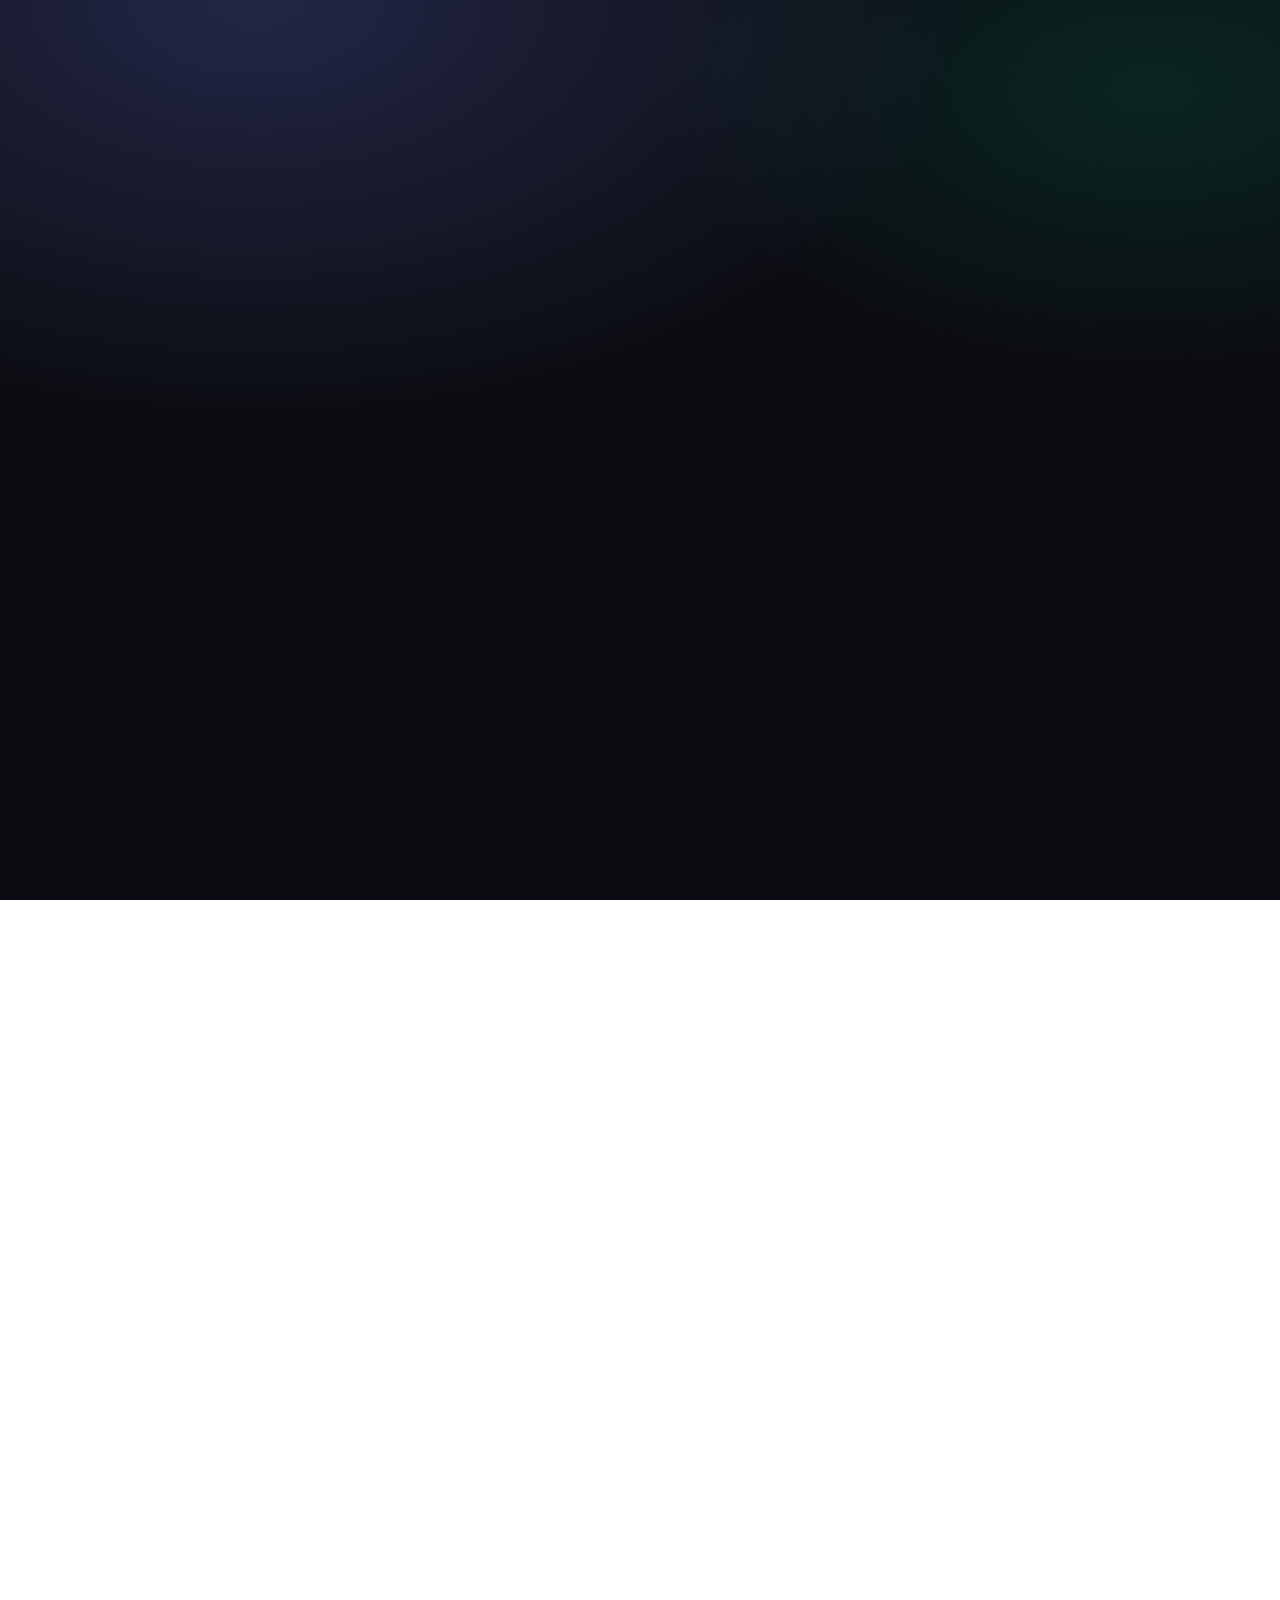
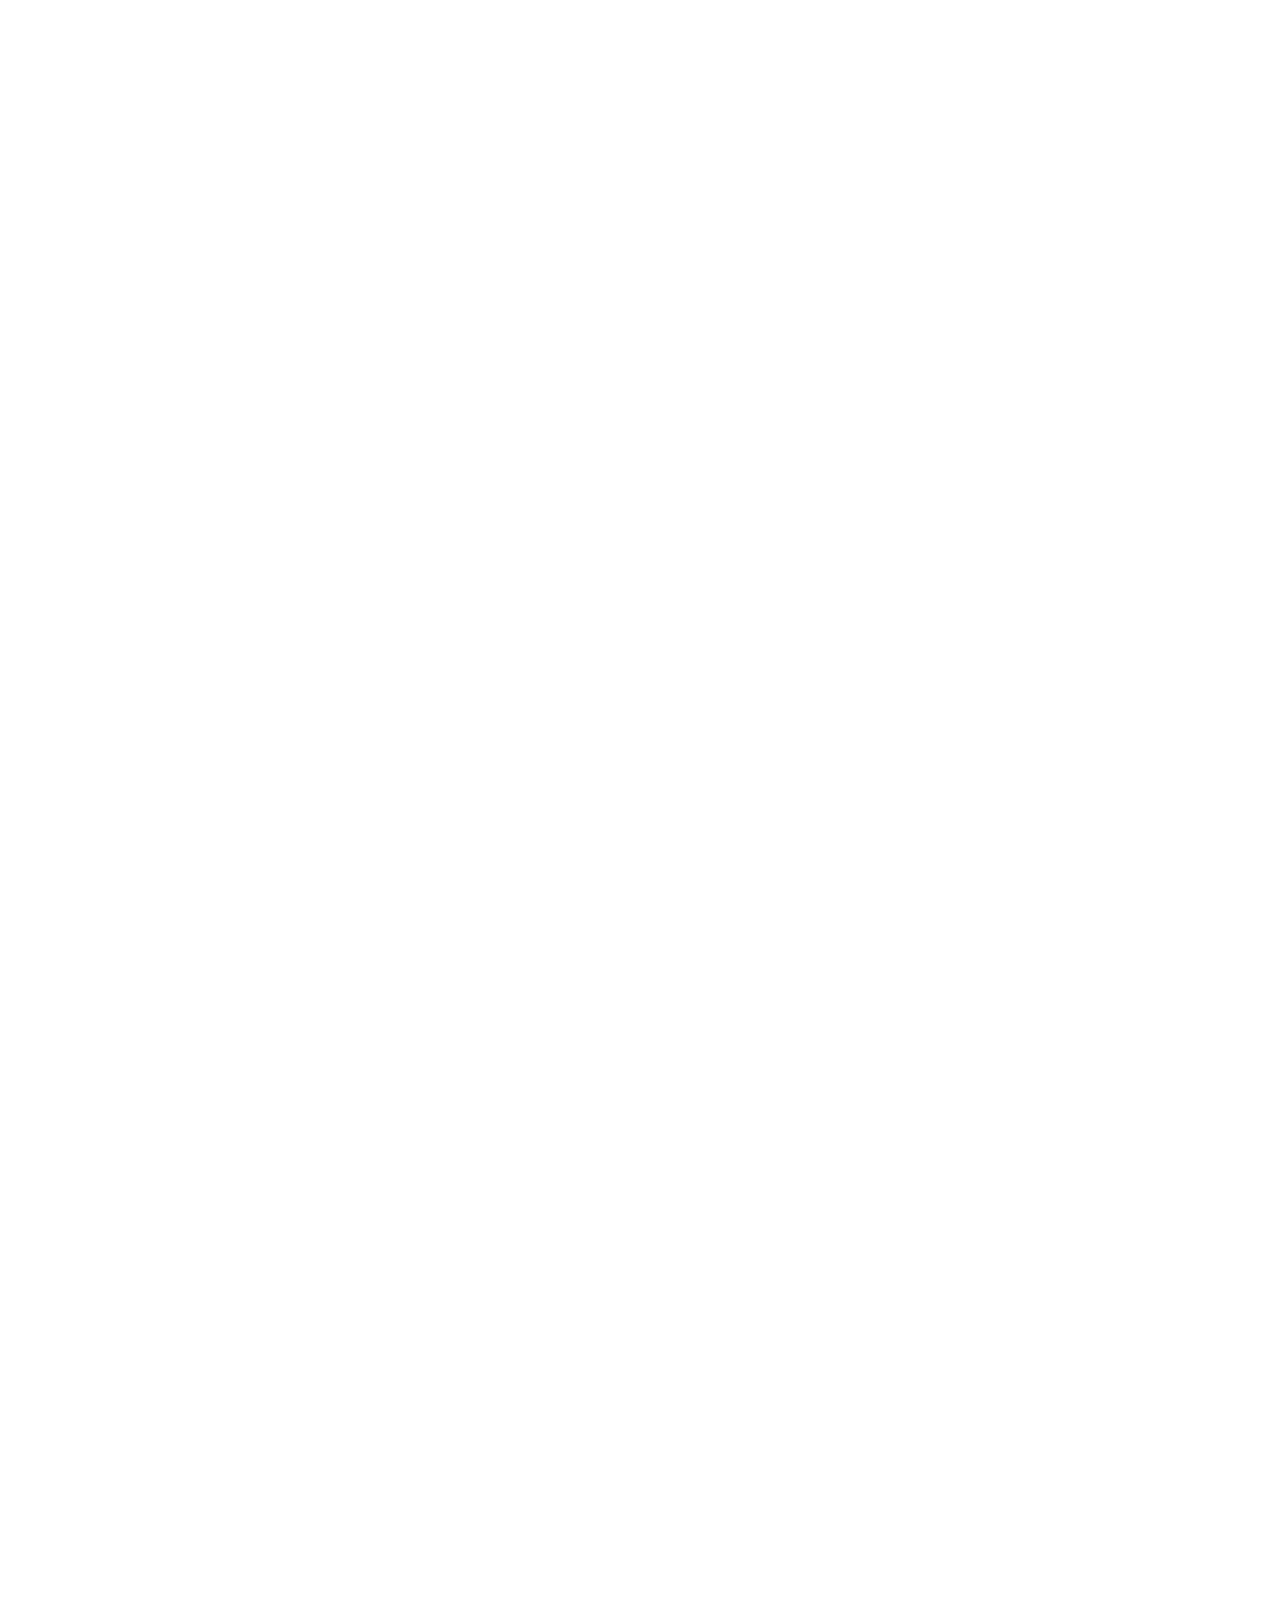
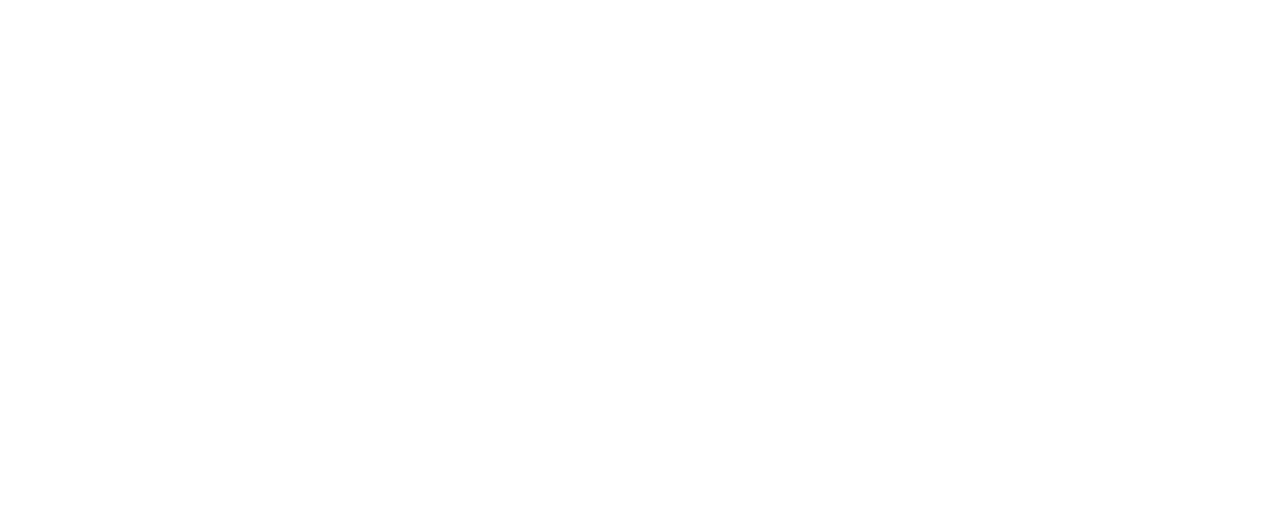
<file: src/landing.html>
<!DOCTYPE html>
<html lang="en">
<head>
    <meta charset="UTF-8">
    <meta name="viewport" content="width=device-width, initial-scale=1">
    <title>PYR | Prioritze Your Risk</title>
    <link rel="stylesheet" href="style.css">
</head>
<body>
<div class="page">

<!-- STOCK TICKER -->
    <div class="tv-ticker">

    <div style="position:sticky;top:0;z-index:10000;background:#0b0f14;">
    <div class="tradingview-widget-container">
        <div class="tradingview-widget-container__widget"></div>
        <script type="text/javascript"
                src="https://s3.tradingview.com/external-embedding/embed-widget-ticker-tape.js" async>
            {
                "symbols": [
                {"proName":"AMEX:SPY","title":"SPY"},
                {"proName":"NASDAQ:QQQ","title":"QQQ"},
                {"proName":"AMEX:IWM","title":"IWM"},
                {"proName":"AMEX:DIA","title":"DIA"},

                {"proName":"NASDAQ:AAPL","title":"AAPL"},
                {"proName":"NASDAQ:MSFT","title":"MSFT"},
                {"proName":"NASDAQ:NVDA","title":"NVDA"},
                {"proName":"NASDAQ:AMZN","title":"AMZN"},
                {"proName":"NASDAQ:GOOGL","title":"GOOGL"},
                {"proName":"NASDAQ:META","title":"META"},
                {"proName":"NASDAQ:TSLA","title":"TSLA"},

                {"proName":"CBOE:VIX","title":"VIX"},
                {"proName":"TVC:US10Y","title":"US10Y"},

                {"proName":"CRYPTO:BTCUSD","title":"BTC"},
                {"proName":"CRYPTO:ETHUSD","title":"ETH"},

                {"proName":"AMEX:USO","title":"OIL"},
                {"proName":"AMEX:GLD","title":"GOLD"}
            ],
                "showSymbolLogo": true,
                "isTransparent": true,
                "displayMode": "adaptive",
                "colorTheme": "dark",
                "locale": "en"
            }
        </script>


    </div>
    </div>
</div>
<!-- END STOCK TICKER -->
<header class="nav">
    <div class="nav-inner">
        <div class="brand">PYR</div>
        <nav class="nav-links">
            <a href="#how">How it works</a>
            <a href="#features">Features</a>
            <a href="community.html">Community</a>
            <div class="nav-dd">
                <button class="nav-dd-btn">Tools</button>
                <div class="nav-dd-menu">
                    <a href="app.html">Run a Check</a>
                    <a href="challenge.html">Challenge My Trade</a>
                    <a href="quiz.html">Training</a>
                </div>
            </div>
            <a class="btn small" href="account.html">Account</a>
        </nav>
    </div>
</header>

<main>
    <section class="hero">
        <div class="hero-inner">
            <div class="hero-left">
                <p class="pill">Behavioral Capital Guidance</p>

                <h1 class="hero-headline">
                    Trade with <em>structure</em>,<br>
                    not <em>impulse</em>.
                </h1>

                <p class="hero-tagline">
                    <strong>P</strong>rioritize <strong>Y</strong>our <strong>R</strong>isk
                </p>

                <p class="sub">
                    PYR helps you avoid common blow-ups with simple inputs, clear warnings, and rules that keep you consistent.
                </p>
                <div class="cta">
                    <a class="btn" href="app.html">Try the Check</a>
                    <a class="btn ghost" href="#how">See how it works</a>
                </div>
                <div class="trust">
                    <span>Fast</span>
                    <span>Simple</span>
                    <span>Disciplined</span>
                </div>
            </div>

            <div class="hero-right">
                <div class="card">
                    <div class="card-title">Example Output</div>
                    <div class="card-body">
                        <div class="tag red">Warning</div>
                        <p class="card-line"><strong>Over-sizing risk.</strong> Your planned risk is high for your experience level.</p>
                        <div class="tag green">Suggestion</div>
                        <p class="card-line">Cap position size at 2% and avoid adding to losers.</p>
                        <div class="tag slate">Summary</div>
                        <p class="card-line">Account: $15,700 • Experience: Intermediate • Risk: Balanced • Goal: Growth</p>
                    </div>
                </div>

                <div class="mini-grid">
                    <div class="mini">
                        <div class="mini-top">Rule checks</div>
                        <div class="mini-big">Instant</div>
                    </div>
                    <div class="mini">
                        <div class="mini-top">Style</div>
                        <div class="mini-big">Clean</div>
                    </div>
                    <div class="mini">
                        <div class="mini-top">Focus</div>
                        <div class="mini-big">Protect capital</div>
                    </div>
                </div>
            </div>
        </div>
    </section>

    <section id="how" class="how">
        <div class="how-inner">
            <div class="how-sticky">
                <p class="pill">How it works</p>

                <h2 class="how-title">
                    A guided flow that stays with you.
                </h2>

                <div class="how-rail" role="tablist" aria-label="How it works steps">
                    <button class="how-step is-active" data-step="0" type="button">
                        <span class="how-num">01</span>
                        <span class="how-label">Enter inputs</span>
                    </button>

                    <button class="how-step" data-step="1" type="button">
                        <span class="how-num">02</span>
                        <span class="how-label">Run checks</span>
                    </button>

                    <button class="how-step" data-step="2" type="button">
                        <span class="how-num">03</span>
                        <span class="how-label">Get guardrails</span>
                    </button>
                </div>

                <div class="how-progress">
                    <div class="how-progress-bar" id="howProgress"></div>
                </div>
            </div>

            <div class="how-panels" id="howPanels">
                <article class="how-panel is-active" data-step="0">
                    <div class="how-panel-card">
                        <div class="how-kicker">Step 1</div>
                        <h3>Enter your context</h3>
                        <p>
                            Account size, experience, risk style, and goal. Keep it simple. PYR is built for fast honesty.
                        </p>

                        <div class="how-visual">
                            <div class="mock">
                                <div class="mock-row"><span>Account</span><span>$15,700</span></div>
                                <div class="mock-row"><span>Experience</span><span>Intermediate</span></div>
                                <div class="mock-row"><span>Risk</span><span>Balanced</span></div>
                                <div class="mock-row"><span>Goal</span><span>Growth</span></div>
                            </div>
                        </div>
                    </div>
                </article>

                <article class="how-panel" data-step="1">
                    <div class="how-panel-card">
                        <div class="how-kicker">Step 2</div>
                        <h3>PYR runs checks instantly</h3>
                        <p>
                            It flags common blow-up patterns and highlights where your plan becomes fragile.
                        </p>

                        <div class="how-visual">
                            <div class="mock">
                                <div class="mock-row warn"><span>Warning</span><span>Oversizing risk</span></div>
                                <div class="mock-row"><span>Suggestion</span><span>Cap exposure</span></div>
                                <div class="mock-row"><span>Suggestion</span><span>Define stop</span></div>
                            </div>
                        </div>
                    </div>
                </article>

                <article class="how-panel" data-step="2">
                    <div class="how-panel-card">
                        <div class="how-kicker">Step 3</div>
                        <h3>Clear guardrails you can follow</h3>
                        <p>
                            A tight summary, warnings, and adjustments that keep you consistent without overthinking.
                        </p>

                        <div class="how-visual">
                            <div class="mock">
                                <div class="mock-row ok"><span>Status</span><span>Ready</span></div>
                                <div class="mock-row"><span>Rule</span><span>Max position size</span></div>
                                <div class="mock-row"><span>Rule</span><span>No revenge trades</span></div>
                            </div>
                        </div>
                    </div>
                </article>
            </div>
        </div>
    </section>



    <section id="features" class="section alt">
        <div class="section-inner">
            <h2>What it catches</h2>
            <div class="features">
                <div class="feature">
                    <h3>Over-sizing</h3>
                    <p>When position risk is too high for your account or experience.</p>
                </div>
                <div class="feature">
                    <h3>Goal mismatch</h3>
                    <p>When your settings conflict with what “weekly income” actually needs.</p>
                </div>
                <div class="feature">
                    <h3>Blow-up patterns</h3>
                    <p>Common combos that cause spirals: aggression + low reps + chasing.</p>
                </div>
            </div>

            <div class="bottom-cta">
                <div>
                    <h3>Ready to run your check?</h3>
                    <p>Open the app and test it with your real numbers.</p>
                </div>
                <a class="btn" href="app.html">Open App</a>
            </div>
        </div>
    </section>

    <footer class="footer">
        <div class="footer-inner">
            <div class="brand">PYR</div>
            <div class="muted">Behavioral capital guidance • MVP build</div>
        </div>
    </footer>
</main>

<script src="script.js"></script>
    <script src="global.js"></script>

</div>
</body>
</html>
</file>
<file: style.css>
:root {
    --bg: #0b0d12;
    --panel: rgba(255,255,255,0.06);
    --border: rgba(255,255,255,0.10);
    --text: rgba(255,255,255,0.92);
    --muted: rgba(255,255,255,0.65);
    --shadow: 0 18px 40px rgba(0,0,0,0.35);
}

* { box-sizing: border-box; }

body {
    margin: 0;
    font-family: Arial, sans-serif;
    background: radial-gradient(1200px 700px at 20% 0%, rgba(120, 130, 255, 0.22), transparent 60%),
    radial-gradient(900px 500px at 90% 10%, rgba(0, 255, 180, 0.10), transparent 55%),
    var(--bg);
    color: var(--text);
}

a { color: inherit; text-decoration: none; }

.nav {
    position: sticky;
    top: 0;
    backdrop-filter: blur(10px);
    background: rgba(11, 13, 18, 0.65);
    border-bottom: 1px solid var(--border);
    z-index: 10;
}

.nav-inner {
    max-width: 1100px;
    margin: 0 auto;
    padding: 14px 18px;
    display: flex;
    align-items: center;
    justify-content: space-between;
}

.brand {
    font-weight: 800;
    letter-spacing: 0.5px;
    font-size: 18px;
}

.nav-links {
    display: flex;
    gap: 14px;
    align-items: center;
}

.nav-links a {
    color: var(--muted);
    font-size: 14px;
}

.nav-links a:hover {
    color: var(--text);
}

.btn {
    display: inline-flex;
    align-items: center;
    justify-content: center;
    padding: 12px 16px;
    border-radius: 12px;
    background: rgba(255,255,255,0.12);
    border: 1px solid var(--border);
    box-shadow: var(--shadow);
    color: var(--text);
    font-weight: 700;
    cursor: pointer;
}

.btn:hover { background: rgba(255,255,255,0.16); }
.btn.small { padding: 9px 12px; border-radius: 10px; font-size: 14px; }
.btn.ghost { background: transparent; box-shadow: none; }

.hero {
    padding: 64px 18px 26px;
}

.hero-inner {
    max-width: 1100px;
    margin: 0 auto;
    display: grid;
    grid-template-columns: 1.05fr 0.95fr;
    gap: 22px;
    align-items: start;
}

.pill {
    display: inline-block;
    padding: 8px 12px;
    border-radius: 999px;
    border: 1px solid var(--border);
    background: rgba(255,255,255,0.06);
    color: var(--muted);
    font-size: 13px;
    margin: 0 0 14px;
}

.hero h1 {
    margin: 0 0 12px;
    font-size: 46px;
    line-height: 1.05;
}

.sub {
    margin: 0 0 18px;
    color: var(--muted);
    font-size: 16px;
    line-height: 1.5;
    max-width: 52ch;
}

.cta { display: flex; gap: 12px; margin: 16px 0 12px; flex-wrap: wrap; }

.trust {
    display: flex;
    gap: 10px;
    color: var(--muted);
    font-size: 13px;
}

.trust span {
    padding: 8px 10px;
    border: 1px solid var(--border);
    border-radius: 999px;
    background: rgba(255,255,255,0.04);
}

.card {
    border: 1px solid var(--border);
    background: rgba(255,255,255,0.06);
    border-radius: 18px;
    box-shadow: var(--shadow);
    overflow: hidden;
}

.card-title {
    padding: 14px 16px;
    border-bottom: 1px solid var(--border);
    color: var(--muted);
    font-weight: 700;
    font-size: 13px;
}

.card-body { padding: 16px; }
.card-line { margin: 10px 0; color: var(--text); }

.mini-grid {
    margin-top: 14px;
    display: grid;
    grid-template-columns: repeat(3, 1fr);
    gap: 10px;
}

.mini {
    border: 1px solid var(--border);
    background: rgba(255,255,255,0.05);
    border-radius: 16px;
    padding: 12px;
}

.mini-top { color: var(--muted); font-size: 12px; }
.mini-big { margin-top: 6px; font-weight: 800; }

.section {
    padding: 54px 18px;
}

.section.alt {
    background: rgba(255,255,255,0.03);
    border-top: 1px solid var(--border);
    border-bottom: 1px solid var(--border);
}

.section-inner {
    max-width: 1100px;
    margin: 0 auto;
}

.section h2 {
    margin: 0 0 16px;
    font-size: 28px;
}

.steps {
    display: grid;
    grid-template-columns: repeat(3, 1fr);
    gap: 14px;
}

.step, .feature {
    border: 1px solid var(--border);
    background: rgba(255,255,255,0.05);
    border-radius: 18px;
    padding: 18px;
}

.step-num {
    width: 28px;
    height: 28px;
    border-radius: 10px;
    display: inline-flex;
    align-items: center;
    justify-content: center;
    border: 1px solid var(--border);
    background: rgba(255,255,255,0.06);
    color: var(--muted);
    font-weight: 800;
    margin-bottom: 10px;
}

.features {
    display: grid;
    grid-template-columns: repeat(3, 1fr);
    gap: 14px;
}

.bottom-cta {
    margin-top: 18px;
    border: 1px solid var(--border);
    background: rgba(255,255,255,0.05);
    border-radius: 18px;
    padding: 18px;
    display: flex;
    align-items: center;
    justify-content: space-between;
    gap: 14px;
}

.footer {
    padding: 24px 18px 42px;
}

.footer-inner {
    max-width: 1100px;
    margin: 0 auto;
    display: flex;
    justify-content: space-between;
    color: var(--muted);
    border-top: 1px solid var(--border);
    padding-top: 18px;
}

.muted { color: var(--muted); }

.tag {
    display: inline-block;
    padding: 6px 10px;
    border-radius: 999px;
    font-size: 12px;
    font-weight: 800;
    border: 1px solid var(--border);
    background: rgba(255,255,255,0.06);
    margin-bottom: 8px;
}

.tag.red { background: rgba(255, 60, 60, 0.12); }
.tag.green { background: rgba(0, 255, 180, 0.10); }
.tag.slate { background: rgba(120, 130, 255, 0.10); }

.app {
    padding: 28px 18px 60px;
}

.app-inner {
    max-width: 1100px;
    margin: 0 auto;
    display: grid;
    grid-template-columns: 0.95fr 1.05fr;
    gap: 14px;
}

.panel {
    border: 1px solid var(--border);
    background: rgba(255,255,255,0.06);
    border-radius: 18px;
    box-shadow: var(--shadow);
    padding: 18px;
}

.app-title { margin: 0 0 6px; font-size: 28px; }
.panel-title { margin: 0 0 10px; font-size: 20px; color: var(--muted); }

.form label {
    display: block;
    margin: 12px 0;
    color: var(--muted);
    font-size: 13px;
}

input, select {
    width: 100%;
    margin-top: 6px;
    padding: 12px 12px;
    border-radius: 12px;
    border: 1px solid var(--border);
    background: rgba(0,0,0,0.25);
    color: var(--text);
    font-size: 16px;
    outline: none;
}

.results ul {
    margin: 8px 0 0 18px;
}

.result-block { margin-bottom: 18px; }

@media (max-width: 900px) {
    .hero-inner, .steps, .features, .app-inner {
        grid-template-columns: 1fr;
    }
    .bottom-cta { flex-direction: column; align-items: flex-start; }
    .hero h1 { font-size: 38px; }
}

.journal {
    margin-top: 24px;
}

.journal-head {
    display: flex;
    align-items: center;
    justify-content: space-between;
    gap: 12px;
}

.journal-actions {
    display: flex;
    gap: 10px;
    flex-wrap: wrap;
}

.journal-meta {
    display: flex;
    justify-content: space-between;
    gap: 12px;
    margin-top: 6px;
    margin-bottom: 12px;
}

.journal-page {
    background: rgba(255,255,255,0.04);
    border: 1px solid rgba(255,255,255,0.08);
    border-radius: 16px;
    padding: 16px;
}

.jp-row {
    display: grid;
    gap: 8px;
    margin-bottom: 12px;
}

.jp-row label {
    font-size: 13px;
    opacity: 0.8;
}

.jp-grid {
    display: grid;
    grid-template-columns: repeat(2, minmax(0, 1fr));
    gap: 12px;
}

.journal-page input,
.journal-page select,
.journal-page textarea {
    width: 100%;
    padding: 10px 12px;
    border-radius: 12px;
    border: 1px solid rgba(255,255,255,0.08);
    background: rgba(0,0,0,0.25);
    color: inherit;
}

.journal-page textarea {
    resize: vertical;
    min-height: 90px;
}

.jp-footer {
    display: flex;
    gap: 10px;
    flex-wrap: wrap;
    margin-top: 10px;
}

.journal-list {
    margin-top: 16px;
}

.journal-list-head {
    display: flex;
    justify-content: space-between;
    gap: 12px;
    align-items: center;
    margin-bottom: 10px;
}

.journal-search {
    padding: 10px 12px;
    border-radius: 12px;
    border: 1px solid rgba(255,255,255,0.08);
    background: rgba(0,0,0,0.25);
    color: inherit;
    width: min(320px, 100%);
}

.journal-list-items {
    display: grid;
    gap: 10px;
}

.journal-item {
    display: flex;
    justify-content: space-between;
    gap: 12px;
    padding: 12px;
    border-radius: 14px;
    border: 1px solid rgba(255,255,255,0.08);
    background: rgba(255,255,255,0.03);
}

.journal-item strong {
    display: inline-block;
    margin-right: 8px;
}

.journal-item .muted {
    font-size: 13px;
    opacity: 0.75;
}

.journal-item button {
    white-space: nowrap;
}
</file>
<file: src/style.css>
:root {
    --ticker-h: 46px; /* adjust if your ticker is taller */
}

/* Make background a fixed layer that never shifts */
body {
    background: transparent !important;
}

body::before {
    content: "";
    position: fixed;
    inset: 0;
    z-index: -1;
    pointer-events: none;

    /* your existing background */
    background:
            radial-gradient(1200px 700px at 20% 0%, rgba(120, 130, 255, 0.22), transparent 60%),
            radial-gradient(900px 500px at 90% 10%, rgba(0, 255, 180, 0.10), transparent 55%),
            var(--bg);
}

:root {
    --bg: #0b0d12;
    --panel: rgba(255,255,255,0.06);
    --border: rgba(255,255,255,0.10);
    --text: rgba(255,255,255,0.92);
    --muted: rgba(255,255,255,0.65);
    --shadow: 0 18px 40px rgba(0,0,0,0.35);

    /* Accent system */
    --accentA: rgba(0, 255, 180, 0.18);
    --accentB: rgba(255, 73, 173, 0.16);
    --accentC: rgba(255, 184, 64, 0.14);

    /* Controls */
    --inputBg: rgba(0,0,0,0.25);
    --inputBorder: rgba(255,255,255,0.12);
    --ring: rgba(0,255,180,0.22);

    /* Layout */
    --max: 1100px;
    --radius-lg: 18px;
    --radius-md: 16px;
    --radius-sm: 12px;

    /* If you have a sticky ticker above nav, set this to its height */
    --ticker-offset: 0px;
}

* { box-sizing: border-box; }

html, body { height: 100%; }

body {
    margin: 0;
    font-family: Arial, sans-serif;
    color: var(--text);

    /* Unique but safe background: dark base + soft color blooms + subtle grain */
    background:
            radial-gradient(900px 600px at 10% 0%, rgba(255, 73, 173, 0.10), transparent 60%),
            radial-gradient(1100px 700px at 95% 10%, rgba(0, 255, 180, 0.10), transparent 60%),
            radial-gradient(900px 700px at 55% 95%, rgba(255, 184, 64, 0.08), transparent 60%),
            linear-gradient(180deg, rgba(255,255,255,0.03), transparent 40%),
            var(--bg);
}

a { color: inherit; text-decoration: none; }

/* ---------- Nav ---------- */
.nav {
    position: sticky;
    top: var(--ticker-offset);
    backdrop-filter: blur(10px);
    background: rgba(11, 13, 18, 0.70);
    border-bottom: 1px solid var(--border);
    z-index: 10;
}

.nav-inner {
    max-width: var(--max);
    margin: 0 auto;
    padding: 14px 18px;
    display: flex;
    align-items: center;
    justify-content: space-between;
    gap: 14px;
}

.brand {
    font-weight: 800;
    letter-spacing: 0.5px;
    font-size: 18px;
}

.nav-links {
    display: flex;
    gap: 14px;
    align-items: center;
    flex-wrap: wrap;
}

.nav-links a {
    color: var(--muted);
    font-size: 14px;
}

.nav-links a:hover {
    color: var(--text);
}

/* ---------- Buttons ---------- */
.btn {
    display: inline-flex;
    align-items: center;
    justify-content: center;
    padding: 12px 16px;
    border-radius: var(--radius-sm);
    background: rgba(255,255,255,0.12);
    border: 1px solid var(--border);
    box-shadow: var(--shadow);
    color: var(--text);
    font-weight: 800;
    cursor: pointer;
    user-select: none;
    transition: background 120ms ease, border-color 120ms ease, transform 120ms ease;
}

.btn:hover {
    background: rgba(255,255,255,0.16);
    border-color: rgba(255,255,255,0.16);
}

.btn:active { transform: translateY(1px); }

.btn.small {
    padding: 9px 12px;
    border-radius: 10px;
    font-size: 14px;
}

.btn.ghost {
    background: transparent;
    box-shadow: none;
}

.btn.ghost:hover {
    background: rgba(255,255,255,0.06);
}

/* ---------- Hero ---------- */
.hero { padding: 64px 18px 26px; }

.hero-inner {
    max-width: var(--max);
    margin: 0 auto;
    display: grid;
    grid-template-columns: 1.05fr 0.95fr;
    gap: 22px;
    align-items: start;
}

.pill {
    display: inline-block;
    padding: 8px 12px;
    border-radius: 999px;
    border: 1px solid var(--border);
    background: rgba(255,255,255,0.06);
    color: var(--muted);
    font-size: 15px;
    margin: 0 0 14px;
}

.hero h1 {
    font-size: clamp(44px, 6vw, 78px);
    line-height: 0.91;
    letter-spacing: 0.01em;
    font-weight: 350;
}


.sub {
    margin: 0 0 18px;
    color: var(--muted);
    font-size: 16px;
    line-height: 1.5;
    max-width: 52ch;
}

.cta { display: flex; gap: 12px; margin: 16px 0 12px; flex-wrap: wrap; }

.trust {
    display: flex;
    gap: 10px;
    color: var(--muted);
    font-size: 13px;
    flex-wrap: wrap;
}

.trust span {
    padding: 8px 10px;
    border: 1px solid var(--border);
    border-radius: 999px;
    background: rgba(255,255,255,0.04);
}

/* ---------- Cards / Panels ---------- */
.card,
.panel,
.step,
.feature,
.mini,
.bottom-cta,
.journal-page,
.journal-item {
    border: 1px solid var(--border);
    background: rgba(255,255,255,0.06);
    border-radius: var(--radius-lg);
    box-shadow: var(--shadow);
}

.card { overflow: hidden; }

.card-title {
    padding: 14px 16px;
    border-bottom: 1px solid var(--border);
    color: var(--muted);
    font-weight: 800;
    font-size: 13px;
}

.card-body { padding: 16px; }
.card-line { margin: 10px 0; color: var(--text); }

.mini-grid {
    margin-top: 14px;
    display: grid;
    grid-template-columns: repeat(3, 1fr);
    gap: 10px;
}

.mini {
    padding: 12px;
    border-radius: var(--radius-md);
    background: rgba(255,255,255,0.05);
    box-shadow: none;
}

.mini-top { color: var(--muted); font-size: 12px; }
.mini-big { margin-top: 6px; font-weight: 900; }

/* ---------- Sections ---------- */
.section { padding: 54px 18px; }

.section.alt {
    background: rgba(255,255,255,0.03);
    border-top: 1px solid var(--border);
    border-bottom: 1px solid var(--border);
}

.section-inner { max-width: var(--max); margin: 0 auto; }

.section h2 { margin: 0 0 16px; font-size: 28px; }

.steps {
    display: grid;
    grid-template-columns: repeat(3, 1fr);
    gap: 14px;
}


.step, .feature {
    padding: 18px;
    background: rgba(255,255,255,0.05);
    box-shadow: none;
}

.step-num {
    width: 28px;
    height: 28px;
    border-radius: 10px;
    display: inline-flex;
    align-items: center;
    justify-content: center;
    border: 1px solid var(--border);
    background: rgba(255,255,255,0.06);
    color: var(--muted);
    font-weight: 900;
    margin-bottom: 10px;
}

.features {
    display: grid;
    grid-template-columns: repeat(3, 1fr);
    gap: 14px;
}

.bottom-cta {
    margin-top: 18px;
    padding: 18px;
    display: flex;
    align-items: center;
    justify-content: space-between;
    gap: 14px;
    background: rgba(255,255,255,0.05);
    box-shadow: none;
}

/* ---------- Footer ---------- */
.footer { padding: 24px 18px 42px; }

.footer-inner {
    max-width: var(--max);
    margin: 0 auto;
    display: flex;
    justify-content: space-between;
    gap: 14px;
    color: var(--muted);
    border-top: 1px solid var(--border);
    padding-top: 18px;
    flex-wrap: wrap;
}

.muted { color: var(--muted); }

/* ---------- Tags ---------- */
.tag {
    display: inline-block;
    padding: 6px 10px;
    border-radius: 999px;
    font-size: 12px;
    font-weight: 900;
    border: 1px solid var(--border);
    background: rgba(255,255,255,0.06);
    margin-bottom: 8px;
}

.tag.red { background: rgba(255, 60, 60, 0.12); }
.tag.green { background: rgba(0, 255, 180, 0.10); }
.tag.slate { background: rgba(120, 130, 255, 0.10); }

/* ---------- App Layout ---------- */
.app { padding: 28px 18px 60px; }

.app-inner {
    max-width: var(--max);
    margin: 0 auto;
    display: grid;
    grid-template-columns: 0.95fr 1.05fr;
    gap: 14px;
    align-items: start;
}

.panel {
    padding: 18px;
    background: rgba(255,255,255,0.06);
}

.app-title { margin: 0 0 6px; font-size: 28px; }
.panel-title { margin: 0 0 10px; font-size: 20px; color: var(--muted); font-weight: 800; }

/* ---------- Forms ---------- */
.form label {
    display: block;
    margin: 12px 0;
    color: var(--muted);
    font-size: 13px;
}

input, select, textarea {
    width: 100%;
    margin-top: 6px;
    padding: 12px 12px;
    border-radius: var(--radius-sm);
    border: 1px solid var(--inputBorder);
    background: var(--inputBg);
    color: var(--text);
    font-size: 16px;
    outline: none;
    transition: border-color 120ms ease, box-shadow 120ms ease;
}

textarea { resize: vertical; }

input:focus, select:focus, textarea:focus {
    border-color: rgba(0,255,180,0.35);
    box-shadow: 0 0 0 4px var(--ring);
}

.results ul { margin: 8px 0 0 18px; }
.result-block { margin-bottom: 18px; }

/* ---------- Journal ---------- */
.journal { margin-top: 24px; }

.journal-head {
    display: flex;
    align-items: center;
    justify-content: space-between;
    gap: 12px;
    flex-wrap: wrap;
}

.journal-actions {
    display: flex;
    gap: 10px;
    flex-wrap: wrap;
}

.journal-meta {
    display: flex;
    justify-content: space-between;
    gap: 12px;
    margin-top: 6px;
    margin-bottom: 12px;
    flex-wrap: wrap;
}

.journal-page {
    background: rgba(255,255,255,0.04);
    border: 1px solid rgba(255,255,255,0.08);
    border-radius: var(--radius-md);
    padding: 16px;
    box-shadow: none;
}

.jp-row {
    display: grid;
    gap: 8px;
    margin-bottom: 12px;
}

.jp-row label {
    font-size: 13px;
    opacity: 0.85;
}

.jp-grid {
    display: grid;
    grid-template-columns: repeat(2, minmax(0, 1fr));
    gap: 12px;
}

.journal-page input,
.journal-page select,
.journal-page textarea {
    width: 100%;
    padding: 10px 12px;
    border-radius: var(--radius-sm);
    border: 1px solid rgba(255,255,255,0.10);
    background: rgba(0,0,0,0.25);
    color: inherit;
}

.journal-page textarea { min-height: 90px; }

.jp-footer {
    display: flex;
    gap: 10px;
    flex-wrap: wrap;
    margin-top: 10px;
}

.journal-list { margin-top: 16px; }

.journal-list-head {
    display: flex;
    justify-content: space-between;
    gap: 12px;
    align-items: center;
    margin-bottom: 10px;
    flex-wrap: wrap;
}

.journal-search {
    padding: 10px 12px;
    border-radius: var(--radius-sm);
    border: 1px solid rgba(255,255,255,0.10);
    background: rgba(0,0,0,0.25);
    color: inherit;
    width: min(320px, 100%);
}

.journal-list-items { display: grid; gap: 10px; }

.journal-item {
    display: flex;
    justify-content: space-between;
    gap: 12px;
    padding: 12px;
    border-radius: 14px;
    background: rgba(255,255,255,0.03);
    box-shadow: none;
}

.journal-item strong { display: inline-block; margin-right: 8px; }

.journal-item .muted {
    font-size: 13px;
    opacity: 0.78;
}

.journal-item button { white-space: nowrap; }

/* ---------- Responsive ---------- */
@media (max-width: 900px) {
    .hero-inner, .steps, .features, .app-inner {
        grid-template-columns: 1fr;
    }
    .bottom-cta {
        flex-direction: column;
        align-items: flex-start;
    }
    .hero h1 { font-size: 38px; }
}
/* Page transition */
.page {
    opacity: 0;
    animation: pageFadeIn 220ms ease forwards;
}

@keyframes pageFadeIn {
    to { opacity: 1; }
}

.page-exit {
    opacity: 0;
    transition: opacity 180ms ease;
}
/* Community layout */
.community-grid{
    display: grid;
    grid-template-columns: 0.9fr 1.1fr;
    gap: 14px;
}

.community-feed{
    margin-top: 12px;
    display: grid;
    gap: 10px;

    max-height: 520px;
    overflow: auto;
    padding-right: 6px;
}

.post-row{
    display: grid;
    grid-template-columns: 56px 1fr auto;
    gap: 12px;
    align-items: center;

    padding: 12px;
    border-radius: 14px;
    border: 1px solid rgba(255,255,255,0.08);
    background: rgba(255,255,255,0.03);
}

.post-thumb{
    width: 56px;
    height: 56px;
    border-radius: 12px;
    border: 1px solid rgba(255,255,255,0.10);
    background: rgba(0,0,0,0.25);
    overflow: hidden;
    display:flex;
    align-items:center;
    justify-content:center;
    font-size: 12px;
    color: rgba(255,255,255,0.55);
}

.post-thumb img{
    width: 100%;
    height: 100%;
    object-fit: cover;
    display:block;
}

.post-meta{
    display:flex;
    gap: 8px;
    flex-wrap: wrap;
    margin-top: 6px;
    color: rgba(255,255,255,0.65);
    font-size: 12px;
}

.post-actions{
    display:flex;
    gap: 8px;
    align-items:center;
}

.reacts{
    display:flex;
    gap: 8px;
    align-items:center;
    flex-wrap: wrap;
    margin: 10px 0 12px;
}

.react-btn{
    border: 1px solid rgba(255,255,255,0.10);
    background: rgba(255,255,255,0.06);
    border-radius: 999px;
    padding: 8px 10px;
    cursor: pointer;
    font-weight: 800;
    color: rgba(255,255,255,0.92);
}

.react-btn:hover{
    background: rgba(255,255,255,0.10);
}

.comment{
    border: 1px solid rgba(255,255,255,0.08);
    background: rgba(255,255,255,0.03);
    border-radius: 14px;
    padding: 10px 12px;
}

@media (max-width: 900px){
    .community-grid{ grid-template-columns: 1fr; }
    .community-feed{ max-height: 360px; }
}
/* COMMUNITY: prevent app-inner from forcing 2 columns */
.community-page .app-inner{
    grid-template-columns: 1fr;
}

/* Center community content */
.community-shell{
    width: 100%;
    max-width: 1100px;
    margin: 0 auto;
}

/* top header row */
.community-top{
    display:flex;
    justify-content:space-between;
    align-items:flex-start;
    gap:14px;
    flex-wrap:wrap;
    margin-bottom:14px;
}

.community-top-actions{
    display:flex;
    gap:10px;
    align-items:center;
}

/* create post layout (roomy) */
.community-create{
    margin-bottom:14px;
}

.community-form-row{
    display:grid;
    grid-template-columns: 1fr 1fr;
    gap:12px;
}

.community-filter{
    display:flex;
    gap:10px;
    flex-wrap:wrap;
    align-items:center;
}

/* feed + detail */
.community-grid{
    display:grid;
    grid-template-columns: 0.95fr 1.05fr;
    gap:14px;
}

/* scroll feed */
.community-feed{
    margin-top:12px;
    display:grid;
    gap:10px;
    max-height: 520px;
    overflow:auto;
    padding-right:6px;
}

@media (max-width: 900px){
    .community-grid{ grid-template-columns: 1fr; }
    .community-feed{ max-height: 360px; }
    .community-form-row{ grid-template-columns: 1fr; }
}
/* Image lightbox */
.img-modal{
    position: fixed;
    inset: 0;
    display: none;
    z-index: 9999;
}

.img-modal.open{ display: block; }

.img-modal-backdrop{
    position: absolute;
    inset: 0;
    background: rgba(0,0,0,0.72);
    backdrop-filter: blur(6px);
}

#imgModalPic{
    position: absolute;
    top: 50%;
    left: 50%;
    transform: translate(-50%, -50%);
    max-width: min(92vw, 1100px);
    max-height: 88vh;
    border-radius: 16px;
    border: 1px solid rgba(255,255,255,0.12);
    box-shadow: 0 24px 80px rgba(0,0,0,0.5);
    cursor: zoom-out;
}
.hero-title {
    font-size: clamp(42px, 6vw, 86px);
    line-height: 1.05;
    letter-spacing: -0.03em;
}

.hero-title-main {
    display: block;
    color: #ffffff;
    text-shadow:
            0 1px 0 #222,
            0 2px 0 #1a1a1a,
            0 4px 12px rgba(0,0,0,0.6);
}

.hero-title-sub {
    display: block;
    margin-top: 6px;
    font-size: 0.55em;
    color: rgba(255,255,255,0.65);
    transform: translateX(6px);
}
.hero-tagline {
    margin: 6px 0 18px;
    font-size: 25px;
    letter-spacing: 0.08em;
    text-transform: uppercase;
    color: rgba(255,255,255,0.55);
}

.hero-tagline strong {
    font-weight: 700;
    color: #ffffff;
}
.trade-flow {
    display: grid;
    gap: 28px;
    margin-top: 40px;
}

.trade-step {
    display: grid;
    grid-template-columns: 40px 1fr;
    gap: 20px;
    align-items: flex-start;
}

.trade-marker {
    width: 36px;
    height: 36px;
    border-radius: 50%;
    border: 1px solid rgba(255,255,255,0.3);
    display: flex;
    align-items: center;
    justify-content: center;
    font-weight: 600;
    color: rgba(255,255,255,0.8);
}

/* --- HOW (Scrollytelling) --- */
.how {
    padding: 90px 0;
}

.how-inner {
    width: min(1100px, calc(100% - 40px));
    margin: 0 auto;
    display: grid;
    grid-template-columns: 0.9fr 1.1fr;
    gap: 40px;
    align-items: start;
}

@media (max-width: 900px) {
    .how-inner {
        grid-template-columns: 1fr;
    }
}

/* --- HOW (Scrollytelling) --- */
.how {
    padding: 90px 0;
}

.how-inner {
    width: min(1100px, calc(100% - 40px));
    margin: 0 auto;
    display: grid;
    grid-template-columns: 0.9fr 1.1fr;
    gap: 40px;
    align-items: start;
}

@media (max-width: 900px) {
    .how-inner {
        grid-template-columns: 1fr;
    }
}

.how-sticky {
    position: sticky;
    top: 18px;
    align-self: start;
    padding: 18px 0;
}

.how-title {
    margin: 14px 0 18px;
    font-size: 28px;
    line-height: 1.15;
    letter-spacing: -0.02em;
}

.how-rail {
    display: grid;
    gap: 30px;
    margin-top: 35px;
}

.how-step {
    display: grid;
    grid-template-columns: 52px 1fr;
    align-items: center;
    gap: 12px;
    padding: 14px 14px;
    border-radius: 14px;
    border: 5px solid rgba(255,255,255,0.12);
    background: rgba(255,255,255,0.04);
    color: rgba(255,255,255,0.86);
    text-align: left;
    cursor: pointer;
}

.how-step:hover {
    border-color: rgba(255,255,255,0.20);
}

.how-step.is-active {
    border-color: rgba(255,255,255,0.30);
    background: rgba(255,255,255,0.06);
}

.how-num {
    font-weight: 700;
    letter-spacing: 0.08em;
    color: rgba(255,255,255,0.55);
}

.how-label {
    font-weight: 600;
}

.how-progress {
    margin-top: 16px;
    height: 8px;
    border-radius: 999px;
    background: rgba(255,255,255,0.08);
    overflow: hidden;
}

.how-progress-bar {
    height: 100%;
    width: 0%;
    background: rgba(255,255,255,0.45);
    transition: width 160ms ease;
}

.how-panels {
    display: grid;
    gap: 28px;
}

.how-panel {
    min-height: 82vh; /* THIS makes step 1 feel "big" */
    display: flex;
    align-items: center;
}

.how-panel-card {
    width: 100%;
    border-radius: 18px;
    padding: 40px;
    border: 1px solid rgba(255,255,255,0.12);
    background: rgba(255,255,255,0.04);
}

.how-kicker {
    font-size: 13px;
    letter-spacing: 0.12em;
    text-transform: uppercase;
    color: rgba(255,255,255,0.55);
}

.how-panel-card h3 {
    margin: 10px 0 8px;
    font-size: 35px;
    letter-spacing: -0.01em;
}

.how-panel-card p {
    margin: 0 0 16px;
    color: rgba(255,255,255,0.72);
    line-height: 1.65;
    max-width: 56ch;
}

/* Simple "trading-ish" mock visual */
.how-visual .mock {
    margin-top: 12px;
    border-radius: 16px;
    border: 1px solid rgba(255,255,255,0.10);
    background: rgba(0,0,0,0.22);
    padding: 14px;
}

.mock-row {
    display: flex;
    justify-content: space-between;
    gap: 10px;
    padding: 10px 10px;
    border-radius: 12px;
    color: rgba(255,255,255,0.80);
}

.mock-row + .mock-row {
    margin-top: 8px;
}

.mock-row.warn {
    border: 1px solid rgba(255,255,255,0.14);
    background: rgba(255,255,255,0.05);
}

.mock-row.ok {
    border: 1px solid rgba(255,255,255,0.14);
    background: rgba(255,255,255,0.05);
}
/* WHY PYR v2 */
.why2 {
    max-width: 980px;
    margin: 0 auto;
    padding: 26px;
}

.why2-top {
    display: flex;
    align-items: baseline;
    justify-content: space-between;
    gap: 14px;
    margin-bottom: 18px;
}

.why2-kicker {
    margin: 0;
    font-size: 13px;
    letter-spacing: 0.08em;
    text-transform: uppercase;
    color: rgba(255,255,255,0.55);
}

.why2-grid {
    display: grid;
    grid-template-columns: 1.25fr 0.95fr;
    gap: 22px;
    align-items: start;
}

@media (max-width: 900px) {
    .why2-top { flex-direction: column; align-items: flex-start; }
    .why2-grid { grid-template-columns: 1fr; }
}

.why2-main {
    padding-right: 10px;
    border-right: 1px solid rgba(255,255,255,0.10);
}

@media (max-width: 900px) {
    .why2-main { border-right: none; padding-right: 0; }
}

.why2-headline {
    margin: 0;
    font-size: clamp(22px, 2.6vw, 34px);
    line-height: 1.15;
    letter-spacing: -0.02em;
}

.why2-headline .muted {
    display: inline;
    color: rgba(255,255,255,0.65);
    font-weight: 500;
}

.why2-sub {
    margin: 14px 0 0;
    font-size: 16px;
    line-height: 1.65;
    color: rgba(255,255,255,0.72);
    max-width: 52ch;
}

.why2-points {
    display: grid;
    gap: 12px;
}

.why2-point {
    padding: 14px 14px;
    border-radius: 14px;
    border: 1px solid rgba(255,255,255,0.10);
    background: rgba(255,255,255,0.03);
}

.why2-label {
    font-size: 12px;
    letter-spacing: 0.10em;
    text-transform: uppercase;
    color: rgba(255,255,255,0.55);
    margin-bottom: 8px;
}

.why2-text {
    font-size: 15px;
    line-height: 1.5;
    color: rgba(255,255,255,0.85);
}

.why2-foot {
    margin-top: 8px;
    font-size: 13px;
    color: rgba(255,255,255,0.5);
}
/* ---------- Behavioral Risk Score ---------- */
.score-card{
    border: 1px solid rgba(255,255,255,0.10);
    background: rgba(255,255,255,0.05);
    border-radius: 16px;
    padding: 14px;
}

.score-top{
    display:flex;
    justify-content:space-between;
    gap:12px;
    align-items:flex-start;
    flex-wrap:wrap;
}

.score-title{
    font-weight: 900;
    letter-spacing: 0.2px;
}

.score-pill{
    display:inline-flex;
    align-items:baseline;
    gap:6px;
    padding: 8px 10px;
    border-radius: 999px;
    border: 1px solid rgba(255,255,255,0.12);
    background: rgba(0,0,0,0.18);
    font-weight: 900;
}

.score-bar{
    margin-top: 12px;
    height: 10px;
    border-radius: 999px;
    background: rgba(255,255,255,0.08);
    overflow:hidden;
    border: 1px solid rgba(255,255,255,0.10);
}

.score-bar-fill{
    height: 100%;
    width: 0%;
    background: rgba(0,255,180,0.38);
    transition: width 160ms ease;
}

.score-meta{
    margin-top: 10px;
    display:flex;
    gap:10px;
    flex-wrap:wrap;
    align-items:center;
}

.score-reasons{
    margin-top: 10px;
}

.score-reasons ul{
    margin: 8px 0 0 18px;
}

.score-next{
    margin-top: 10px;
    padding-top: 10px;
    border-top: 1px solid rgba(255,255,255,0.10);
    color: rgba(255,255,255,0.90);
}

/* ---------- Current Standing (bank-style) ---------- */
.standing-card{
    border: 1px solid rgba(255,255,255,0.10);
    background: rgba(0,0,0,0.18);
    border-radius: 18px;
    padding: 16px;
}

.standing-top{
    display:flex;
    justify-content:space-between;
    gap:14px;
    flex-wrap:wrap;
    align-items:flex-start;
}

.standing-label{
    font-size: 12px;
    letter-spacing: 0.10em;
    text-transform: uppercase;
    color: rgba(255,255,255,0.60);
}

.standing-balance{
    margin-top: 6px;
    font-size: 34px;
    font-weight: 900;
    letter-spacing: -0.02em;
}

.standing-sub{
    margin-top: 6px;
    font-size: 13px;
}

.standing-badge{
    border: 1px solid rgba(255,255,255,0.10);
    background: rgba(255,255,255,0.05);
    border-radius: 14px;
    padding: 12px 14px;
    min-width: 160px;
}

.standing-badge-title{
    font-size: 12px;
    color: rgba(255,255,255,0.60);
    font-weight: 800;
}

.standing-badge-value{
    margin-top: 6px;
    font-weight: 900;
    font-size: 16px;
}

.standing-row{
    margin-top: 14px;
    display:grid;
    grid-template-columns: repeat(3, minmax(0, 1fr));
    gap: 10px;
}

.chip{
    border: 1px solid rgba(255,255,255,0.10);
    background: rgba(255,255,255,0.04);
    border-radius: 14px;
    padding: 12px;
}

.chip-k{
    font-size: 12px;
    color: rgba(255,255,255,0.55);
    font-weight: 800;
    letter-spacing: 0.06em;
    text-transform: uppercase;
}

.chip-v{
    margin-top: 6px;
    font-size: 15px;
    font-weight: 900;
    color: rgba(255,255,255,0.92);
}

@media (max-width: 900px){
    .standing-row{
        grid-template-columns: 1fr;
    }
    .standing-balance{
        font-size: 30px;
    }
}
/* ---------- NAV dropdown ---------- */
.nav-dd{
    position: relative;
}
/* hover bridge so menu doesn't collapse */
.nav-dd::after{
    content: "";
    position: absolute;
    left: 0;
    right: 0;
    top: 100%;
    height: 12px;
}

.nav-dd-btn{
    padding: 9px 14px;
    border-radius: 999px;
    border: 1px solid rgba(255,255,255,0.10);
    background: rgba(255,255,255,0.04);
    color: rgba(255,255,255,0.85);
    font-weight: 800;
    cursor: pointer;
}

.nav-dd-btn:hover{
    background: rgba(255,255,255,0.08);
}

.nav-dd-menu{
    position: absolute;
    top: calc(100% + 10px);
    left: 0;
    min-width: 220px;
    border-radius: 14px;
    background: rgba(11,13,18,0.92);
    border: 1px solid rgba(255,255,255,0.10);
    box-shadow: 0 20px 40px rgba(0,0,0,0.35);
    padding: 8px;
    display: none;
    z-index: 50;
}

.nav-dd-menu a{
    display: block;
    padding: 10px 12px;
    border-radius: 10px;
    color: rgba(255,255,255,0.85);
}

.nav-dd-menu a:hover{
    background: rgba(255,255,255,0.08);
}

.nav-dd:hover .nav-dd-menu{
    display: block;
}
.quiz-q { padding: 14px; border: 1px solid rgba(255,255,255,0.08); border-radius: 14px; margin: 12px 0; background: rgba(255,255,255,0.03); }
.quiz-choices { display: grid; gap: 10px; margin-top: 10px; }
.quiz-choice { display:flex; gap:10px; align-items:center; padding: 10px 10px; border-radius: 12px; border: 1px solid rgba(255,255,255,0.08); background: rgba(0,0,0,0.18); cursor: pointer; }
.quiz-choice input { width: auto; margin: 0; }
/* ---------- Training / Daily Drill ---------- */
.drill-card{
    position: relative;
    border-radius: 22px;
    border: 1px solid rgba(255,255,255,0.10);
    background: rgba(255,255,255,0.06);
    box-shadow: 0 24px 60px rgba(0,0,0,0.45);
    overflow: hidden;
}

.drill-card::before{
    content:"";
    position:absolute;
    inset:0;
    pointer-events:none;
    background:
            radial-gradient(900px 420px at 0% 0%, rgba(120,130,255,0.22), transparent 55%),
            radial-gradient(900px 420px at 100% 0%, rgba(0,255,180,0.14), transparent 55%);
    opacity: 0.9;
}

.drill-head{
    position: relative;
    z-index: 1;
    padding: 18px 18px 14px;
    border-bottom: 1px solid rgba(255,255,255,0.10);
    display:flex;
    justify-content:space-between;
    gap: 14px;
    flex-wrap: wrap;
}

.drill-kicker{
    display:flex;
    gap:10px;
    align-items:center;
    flex-wrap:wrap;
    margin-bottom: 8px;
}

.drill-title{
    margin: 0 0 8px;
    font-size: 44px;
    letter-spacing: -0.4px;
}

.drill-sub{
    margin: 0;
    max-width: 62ch;
    line-height: 1.45;
}

.drill-stats{
    display:flex;
    gap: 10px;
    align-items: stretch;
}

.drill-stat{
    min-width: 120px;
    padding: 12px 14px;
    border-radius: 16px;
    border: 1px solid rgba(255,255,255,0.10);
    background: rgba(0,0,0,0.22);
}

.drill-stat-big{
    margin-top: 6px;
    font-size: 22px;
    font-weight: 900;
}

.drill-body{
    position: relative;
    z-index: 1;
    padding: 16px 18px 18px;
}

.drill-rows{
    border: 1px solid rgba(255,255,255,0.10);
    background: rgba(0,0,0,0.18);
    border-radius: 18px;
    overflow: hidden;
}

.drill-row{
    display:flex;
    justify-content:space-between;
    gap: 12px;
    align-items:center;
    padding: 12px 14px;
    border-bottom: 1px solid rgba(255,255,255,0.08);
}

.drill-row:last-child{ border-bottom: none; }

.drill-row-left{
    color: rgba(255,255,255,0.88);
    font-weight: 800;
}

.drill-pill{
    font-size: 12px;
    font-weight: 900;
    padding: 7px 10px;
    border-radius: 999px;
    border: 1px solid rgba(255,255,255,0.12);
    background: rgba(255,255,255,0.06);
    color: rgba(255,255,255,0.82);
    white-space: nowrap;
}

.drill-note{
    margin: 14px 0 14px;
    padding: 12px 14px;
    border-radius: 16px;
    border: 1px solid rgba(255,255,255,0.10);
    background: rgba(255,255,255,0.04);
    color: rgba(255,255,255,0.82);
    line-height: 1.5;
}

.drill-actions{
    margin-top: 14px;
    display:flex;
    gap: 10px;
    flex-wrap: wrap;
}

.btn.drill-primary{
    background: rgba(0,255,180,0.14);
    border-color: rgba(0,255,180,0.25);
    box-shadow: 0 18px 45px rgba(0,255,180,0.08);
}

.btn.drill-primary:hover{
    background: rgba(0,255,180,0.18);
    border-color: rgba(0,255,180,0.32);
}

.drill-locked{
    padding: 14px 14px;
    border-radius: 18px;
    border: 1px solid rgba(0,255,180,0.22);
    background: rgba(0,255,180,0.08);
}

.drill-locked-title{
    font-weight: 900;
    margin-bottom: 6px;
}
/* Challenge scan overlay (force) */
.challenge-out-wrap{
    position: relative;
    border-radius: 18px;
    overflow: hidden;
}

.challenge-out-wrap #challengeOut{
    position: relative;
    z-index: 2;
}

.challenge-scan{
    position: absolute;
    inset: 0;
    z-index: 1;
    pointer-events: none;
    opacity: 0;
    transition: opacity 220ms ease;
}

.challenge-out-wrap.is-scanning .challenge-scan{
    opacity: 0.25;
}

.challenge-scan::before{
    content:"";
    position:absolute;
    inset:0;
    background:
        /* subtle grid */
            linear-gradient(rgba(255,255,255,0.05) 1px, transparent 1px) 0 0 / 100% 18px,
            linear-gradient(90deg, rgba(255,255,255,0.035) 1px, transparent 1px) 0 0 / 24px 100%,

                /* soft tint */
            radial-gradient(900px 520px at 20% 10%, rgba(120,130,255,0.18), transparent 60%),
            radial-gradient(900px 520px at 90% 20%, rgba(0,255,180,0.12), transparent 60%),

            linear-gradient(
                    180deg,
                    transparent 0%,
                    rgba(255,255,255,0.00) 30%,

                        /* leading glow */
                    rgba(255,255,255,0.25) 40%,

                        /* core pulse */
                    rgba(255,255,255,0.55) 48%,
                    rgba(255,255,255,0.55) 52%,

                        /* trailing glow */
                    rgba(255,255,255,0.28) 60%,

                    rgba(255,255,255,0.00) 70%,
                    transparent 100%
            );

    background-repeat: repeat, repeat, no-repeat, no-repeat, no-repeat;
    background-position:
            0 0,
            0 0,
            0 0,
            0 0,
            0 0;

    filter: blur(2px);
    opacity: 0.95;
    animation: challengeScanBar 1.1s linear infinite;
    mix-blend-mode: screen;
}

@keyframes challengeScanBar{
    0%   { background-position: 0 0, 0 0, 0 0, 0 0, 0 -220px; }
    100% { background-position: 0 0, 0 0, 0 0, 0 0, 0 520px; }
}

.challenge-out-wrap.flash{
    animation: coachFlash 180ms ease-out 1;
}

@keyframes coachFlash{
    0%   { box-shadow: 0 0 0 rgba(0,0,0,0); }
    45%  { box-shadow: 0 0 0 1px rgba(255,255,255,0.18), 0 0 34px rgba(0,255,180,0.18); }
    100% { box-shadow: 0 0 0 rgba(0,0,0,0); }
}
</file>
